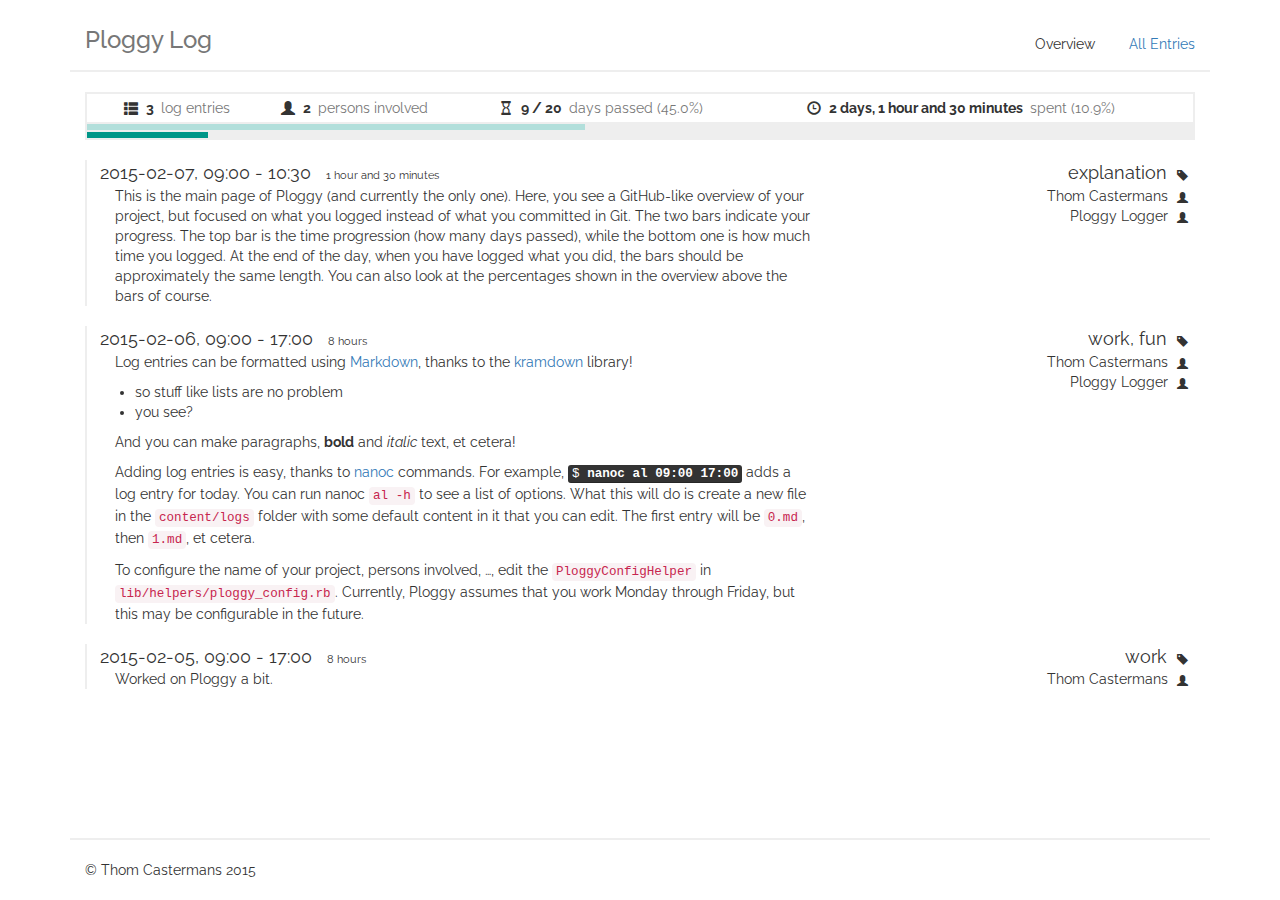
<file: ploggy/index.html>
<!DOCTYPE html>
<html lang="en">
<head>
<meta http-equiv="Content-Type" content="text/html; charset=UTF-8">
    <meta charset="utf-8">
    <meta http-equiv="X-UA-Compatible" content="IE=edge">
    <meta name="viewport" content="width=device-width, initial-scale=1">
    <meta name="generator" content="nanoc 3.7.3">

    <title>Ploggy - Overview</title>
    <link href="css/ploggy.css" rel="stylesheet" type="text/css">
</head>

<body>
    <div class="container">
        <div class="header">
            <ul class="nav pull-right">
                <li role="presentation" class="active"><span>Overview</span></li>

                <li><a href="all/">All Entries</a></li>
            </ul>

            <h3 class="text-muted">Ploggy Log</h3>
        </div>

        <div class="row">
            <div class="stats">
                <div class="stat">
                    <span class="glyphicon glyphicon-th-list" aria-hidden="true"> </span> <span class="stat-val">3</span> <span class="stat-name">log entries</span>
                </div>

                <div class="stat">
                    <span class="glyphicon glyphicon-user" aria-hidden="true"> </span> <span class="stat-val">2</span> <span class="stat-name">persons involved</span>
                </div>

                <div class="stat">
                    <span class="glyphicon glyphicon-hourglass" aria-hidden="true"> </span> <span class="stat-val">9 / 20</span> <span class="stat-name">days passed (45.0%)</span>
                </div>

                <div class="stat wide">
                    <span class="glyphicon glyphicon-time" aria-hidden="true"> </span> <span class="stat-val">2 days, 1 hour and 30 minutes</span> <span class="stat-name">spent (10.9%)</span>
                </div>
            </div>

            <div class="stats-day-progress">
                <div class="stats-day-progress-bar light" style="width: 45.0%;"></div>
            </div>

            <div class="stats-day-progress">
                <div class="stats-day-progress-bar" style="width: 10.9%;"></div>
            </div>
        </div>

        <div class="entry">
            <div class="date">
                2015-02-07, 09:00 - 10:30 <span class="small">1 hour and 30 minutes</span> <span class="category">explanation <span class="glyphicon glyphicon-tag" aria-hidden="true"> </span></span>
            </div>

            <div class="desc">
                <p>This is the main page of Ploggy (and currently the only one). Here, you see a GitHub-like overview of your project, but focused on what you logged instead of what you committed in Git. The two bars indicate your progress. The top bar is the time progression (how many days passed), while the bottom one is how much time you logged. At the end of the day, when you have logged what you did, the bars should be approximately the same length. You can also look at the percentages shown in the overview above the bars of course.</p>
            </div>

            <div class="persons">
                <span class="person" data-nick="tca">Thom Castermans <span class="glyphicon glyphicon-user" aria-hidden="true"> </span></span> <span class="person" data-nick="plo">Ploggy Logger <span class="glyphicon glyphicon-user" aria-hidden="true"> </span></span>
            </div>
        </div>

        <div class="entry">
            <div class="date">
                2015-02-06, 09:00 - 17:00 <span class="small">8 hours</span> <span class="category">work, fun <span class="glyphicon glyphicon-tag" aria-hidden="true"> </span></span>
            </div>

            <div class="desc">
                <p>Log entries can be formatted using <a href="http://daringfireball.net/projects/markdown/">Markdown</a>, thanks to the <a href="http://kramdown.gettalong.org/">kramdown</a> library!</p>

                <ul>
                    <li>so stuff like lists are no problem</li>

                    <li>you see?</li>
                </ul>

                <p>And you can make paragraphs, <strong>bold</strong> and <em>italic</em> text, et cetera!</p>

                <p>Adding log entries is easy, thanks to <a href="http://nanoc.ws/">nanoc</a> commands. For example, <kbd>$ <kbd>nanoc al 09:00 17:00</kbd></kbd> adds a log entry for today. You can run nanoc <code>al -h</code> to see a list of options. What this will do is create a new file in the <code>content/logs</code> folder with some default content in it that you can edit. The first entry will be <code>0.md</code>, then <code>1.md</code>, et cetera.</p>

                <p>To configure the name of your project, persons involved, …, edit the <code>PloggyConfigHelper</code> in <code>lib/helpers/ploggy_config.rb</code>. Currently, Ploggy assumes that you work Monday through Friday, but this may be configurable in the future.</p>
            </div>

            <div class="persons">
                <span class="person" data-nick="tca">Thom Castermans <span class="glyphicon glyphicon-user" aria-hidden="true"> </span></span> <span class="person" data-nick="plo">Ploggy Logger <span class="glyphicon glyphicon-user" aria-hidden="true"> </span></span>
            </div>
        </div>

        <div class="entry">
            <div class="date">
                2015-02-05, 09:00 - 17:00 <span class="small">8 hours</span> <span class="category">work <span class="glyphicon glyphicon-tag" aria-hidden="true"> </span></span>
            </div>

            <div class="desc">
                <p>Worked on Ploggy a bit.</p>
            </div>

            <div class="persons">
                <span class="person" data-nick="tca">Thom Castermans <span class="glyphicon glyphicon-user" aria-hidden="true"> </span></span>
            </div>
        </div>

        <div class="footer">
            <p>© Thom Castermans 2015</p>
        </div>
    </div>
</body>
</html>
</file>
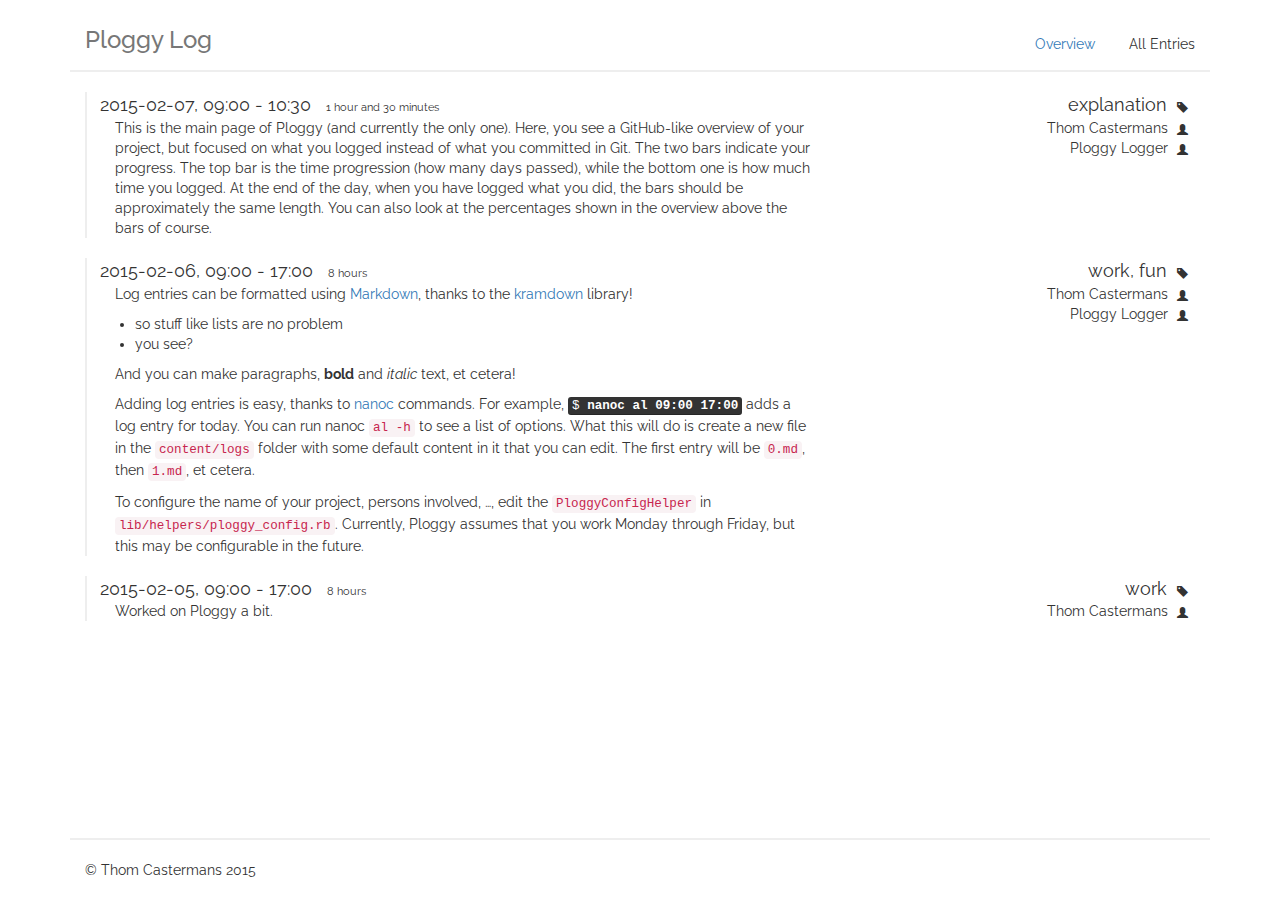
<file: ploggy/all/index.html>
<!DOCTYPE html>
<html lang="en">
<head>
<meta http-equiv="Content-Type" content="text/html; charset=UTF-8">
    <meta charset="utf-8">
    <meta http-equiv="X-UA-Compatible" content="IE=edge">
    <meta name="viewport" content="width=device-width, initial-scale=1">
    <meta name="generator" content="nanoc 3.7.3">

    <title>Ploggy - All Entries</title>
    <link href="../css/ploggy.css" rel="stylesheet" type="text/css">
</head>

<body>
    <div class="container">
        <div class="header">
            <ul class="nav pull-right">
                <li><a href="../">Overview</a></li>

                <li role="presentation" class="active"><span>All Entries</span></li>
            </ul>

            <h3 class="text-muted">Ploggy Log</h3>
        </div>

        <div class="entry">
            <div class="date">
                2015-02-07, 09:00 - 10:30 <span class="small">1 hour and 30 minutes</span> <span class="category">explanation <span class="glyphicon glyphicon-tag" aria-hidden="true"> </span></span>
            </div>

            <div class="desc">
                <p>This is the main page of Ploggy (and currently the only one). Here, you see a GitHub-like overview of your project, but focused on what you logged instead of what you committed in Git. The two bars indicate your progress. The top bar is the time progression (how many days passed), while the bottom one is how much time you logged. At the end of the day, when you have logged what you did, the bars should be approximately the same length. You can also look at the percentages shown in the overview above the bars of course.</p>
            </div>

            <div class="persons">
                <span class="person" data-nick="tca">Thom Castermans <span class="glyphicon glyphicon-user" aria-hidden="true"> </span></span> <span class="person" data-nick="plo">Ploggy Logger <span class="glyphicon glyphicon-user" aria-hidden="true"> </span></span>
            </div>
        </div>

        <div class="entry">
            <div class="date">
                2015-02-06, 09:00 - 17:00 <span class="small">8 hours</span> <span class="category">work, fun <span class="glyphicon glyphicon-tag" aria-hidden="true"> </span></span>
            </div>

            <div class="desc">
                <p>Log entries can be formatted using <a href="http://daringfireball.net/projects/markdown/">Markdown</a>, thanks to the <a href="http://kramdown.gettalong.org/">kramdown</a> library!</p>

                <ul>
                    <li>so stuff like lists are no problem</li>

                    <li>you see?</li>
                </ul>

                <p>And you can make paragraphs, <strong>bold</strong> and <em>italic</em> text, et cetera!</p>

                <p>Adding log entries is easy, thanks to <a href="http://nanoc.ws/">nanoc</a> commands. For example, <kbd>$ <kbd>nanoc al 09:00 17:00</kbd></kbd> adds a log entry for today. You can run nanoc <code>al -h</code> to see a list of options. What this will do is create a new file in the <code>content/logs</code> folder with some default content in it that you can edit. The first entry will be <code>0.md</code>, then <code>1.md</code>, et cetera.</p>

                <p>To configure the name of your project, persons involved, …, edit the <code>PloggyConfigHelper</code> in <code>lib/helpers/ploggy_config.rb</code>. Currently, Ploggy assumes that you work Monday through Friday, but this may be configurable in the future.</p>
            </div>

            <div class="persons">
                <span class="person" data-nick="tca">Thom Castermans <span class="glyphicon glyphicon-user" aria-hidden="true"> </span></span> <span class="person" data-nick="plo">Ploggy Logger <span class="glyphicon glyphicon-user" aria-hidden="true"> </span></span>
            </div>
        </div>

        <div class="entry">
            <div class="date">
                2015-02-05, 09:00 - 17:00 <span class="small">8 hours</span> <span class="category">work <span class="glyphicon glyphicon-tag" aria-hidden="true"> </span></span>
            </div>

            <div class="desc">
                <p>Worked on Ploggy a bit.</p>
            </div>

            <div class="persons">
                <span class="person" data-nick="tca">Thom Castermans <span class="glyphicon glyphicon-user" aria-hidden="true"> </span></span>
            </div>
        </div>

        <div class="footer">
            <p>© Thom Castermans 2015</p>
        </div>
    </div>
</body>
</html>
</file>
<file: ploggy/css/ploggy.css>
@import url('http://fonts.googleapis.com/css?family=Raleway:400,700');
/*! normalize.css v3.0.2 | MIT License | git.io/normalize */
html {
  font-family: sans-serif;
  -ms-text-size-adjust: 100%;
  -webkit-text-size-adjust: 100%;
}
body {
  margin: 0;
}
article,
aside,
details,
figcaption,
figure,
footer,
header,
hgroup,
main,
menu,
nav,
section,
summary {
  display: block;
}
audio,
canvas,
progress,
video {
  display: inline-block;
  vertical-align: baseline;
}
audio:not([controls]) {
  display: none;
  height: 0;
}
[hidden],
template {
  display: none;
}
a {
  background-color: transparent;
}
a:active,
a:hover {
  outline: 0;
}
abbr[title] {
  border-bottom: 1px dotted;
}
b,
strong {
  font-weight: bold;
}
dfn {
  font-style: italic;
}
h1 {
  font-size: 2em;
  margin: 0.67em 0;
}
mark {
  background: #ff0;
  color: #000;
}
small {
  font-size: 80%;
}
sub,
sup {
  font-size: 75%;
  line-height: 0;
  position: relative;
  vertical-align: baseline;
}
sup {
  top: -0.5em;
}
sub {
  bottom: -0.25em;
}
img {
  border: 0;
}
svg:not(:root) {
  overflow: hidden;
}
figure {
  margin: 1em 40px;
}
hr {
  -moz-box-sizing: content-box;
  box-sizing: content-box;
  height: 0;
}
pre {
  overflow: auto;
}
code,
kbd,
pre,
samp {
  font-family: monospace, monospace;
  font-size: 1em;
}
button,
input,
optgroup,
select,
textarea {
  color: inherit;
  font: inherit;
  margin: 0;
}
button {
  overflow: visible;
}
button,
select {
  text-transform: none;
}
button,
html input[type="button"],
input[type="reset"],
input[type="submit"] {
  -webkit-appearance: button;
  cursor: pointer;
}
button[disabled],
html input[disabled] {
  cursor: default;
}
button::-moz-focus-inner,
input::-moz-focus-inner {
  border: 0;
  padding: 0;
}
input {
  line-height: normal;
}
input[type="checkbox"],
input[type="radio"] {
  box-sizing: border-box;
  padding: 0;
}
input[type="number"]::-webkit-inner-spin-button,
input[type="number"]::-webkit-outer-spin-button {
  height: auto;
}
input[type="search"] {
  -webkit-appearance: textfield;
  -moz-box-sizing: content-box;
  -webkit-box-sizing: content-box;
  box-sizing: content-box;
}
input[type="search"]::-webkit-search-cancel-button,
input[type="search"]::-webkit-search-decoration {
  -webkit-appearance: none;
}
fieldset {
  border: 1px solid #c0c0c0;
  margin: 0 2px;
  padding: 0.35em 0.625em 0.75em;
}
legend {
  border: 0;
  padding: 0;
}
textarea {
  overflow: auto;
}
optgroup {
  font-weight: bold;
}
table {
  border-collapse: collapse;
  border-spacing: 0;
}
td,
th {
  padding: 0;
}
/*! Source: https://github.com/h5bp/html5-boilerplate/blob/master/src/css/main.css */
@media print {
  *,
  *:before,
  *:after {
    background: transparent !important;
    color: #000 !important;
    box-shadow: none !important;
    text-shadow: none !important;
  }
  a,
  a:visited {
    text-decoration: underline;
  }
  a[href]:after {
    content: " (" attr(href) ")";
  }
  abbr[title]:after {
    content: " (" attr(title) ")";
  }
  a[href^="#"]:after,
  a[href^="javascript:"]:after {
    content: "";
  }
  pre,
  blockquote {
    border: 1px solid #999;
    page-break-inside: avoid;
  }
  thead {
    display: table-header-group;
  }
  tr,
  img {
    page-break-inside: avoid;
  }
  img {
    max-width: 100% !important;
  }
  p,
  h2,
  h3 {
    orphans: 3;
    widows: 3;
  }
  h2,
  h3 {
    page-break-after: avoid;
  }
  select {
    background: #fff !important;
  }
  .navbar {
    display: none;
  }
  .btn > .caret,
  .dropup > .btn > .caret {
    border-top-color: #000 !important;
  }
  .label {
    border: 1px solid #000;
  }
  .table {
    border-collapse: collapse !important;
  }
  .table td,
  .table th {
    background-color: #fff !important;
  }
  .table-bordered th,
  .table-bordered td {
    border: 1px solid #ddd !important;
  }
}
@font-face {
  font-family: 'Glyphicons Halflings';
  src: url('fonts/glyphicons-halflings-regular.eot');
  src: url('fonts/glyphicons-halflings-regular.eot?#iefix') format('embedded-opentype'), url('fonts/glyphicons-halflings-regular.woff2') format('woff2'), url('fonts/glyphicons-halflings-regular.woff') format('woff'), url('fonts/glyphicons-halflings-regular.ttf') format('truetype'), url('fonts/glyphicons-halflings-regular.svg#glyphicons_halflingsregular') format('svg');
}
.glyphicon {
  position: relative;
  top: 1px;
  display: inline-block;
  font-family: 'Glyphicons Halflings';
  font-style: normal;
  font-weight: normal;
  line-height: 1;
  -webkit-font-smoothing: antialiased;
  -moz-osx-font-smoothing: grayscale;
}
.glyphicon-asterisk:before {
  content: "\2a";
}
.glyphicon-plus:before {
  content: "\2b";
}
.glyphicon-euro:before,
.glyphicon-eur:before {
  content: "\20ac";
}
.glyphicon-minus:before {
  content: "\2212";
}
.glyphicon-cloud:before {
  content: "\2601";
}
.glyphicon-envelope:before {
  content: "\2709";
}
.glyphicon-pencil:before {
  content: "\270f";
}
.glyphicon-glass:before {
  content: "\e001";
}
.glyphicon-music:before {
  content: "\e002";
}
.glyphicon-search:before {
  content: "\e003";
}
.glyphicon-heart:before {
  content: "\e005";
}
.glyphicon-star:before {
  content: "\e006";
}
.glyphicon-star-empty:before {
  content: "\e007";
}
.glyphicon-user:before {
  content: "\e008";
}
.glyphicon-film:before {
  content: "\e009";
}
.glyphicon-th-large:before {
  content: "\e010";
}
.glyphicon-th:before {
  content: "\e011";
}
.glyphicon-th-list:before {
  content: "\e012";
}
.glyphicon-ok:before {
  content: "\e013";
}
.glyphicon-remove:before {
  content: "\e014";
}
.glyphicon-zoom-in:before {
  content: "\e015";
}
.glyphicon-zoom-out:before {
  content: "\e016";
}
.glyphicon-off:before {
  content: "\e017";
}
.glyphicon-signal:before {
  content: "\e018";
}
.glyphicon-cog:before {
  content: "\e019";
}
.glyphicon-trash:before {
  content: "\e020";
}
.glyphicon-home:before {
  content: "\e021";
}
.glyphicon-file:before {
  content: "\e022";
}
.glyphicon-time:before {
  content: "\e023";
}
.glyphicon-road:before {
  content: "\e024";
}
.glyphicon-download-alt:before {
  content: "\e025";
}
.glyphicon-download:before {
  content: "\e026";
}
.glyphicon-upload:before {
  content: "\e027";
}
.glyphicon-inbox:before {
  content: "\e028";
}
.glyphicon-play-circle:before {
  content: "\e029";
}
.glyphicon-repeat:before {
  content: "\e030";
}
.glyphicon-refresh:before {
  content: "\e031";
}
.glyphicon-list-alt:before {
  content: "\e032";
}
.glyphicon-lock:before {
  content: "\e033";
}
.glyphicon-flag:before {
  content: "\e034";
}
.glyphicon-headphones:before {
  content: "\e035";
}
.glyphicon-volume-off:before {
  content: "\e036";
}
.glyphicon-volume-down:before {
  content: "\e037";
}
.glyphicon-volume-up:before {
  content: "\e038";
}
.glyphicon-qrcode:before {
  content: "\e039";
}
.glyphicon-barcode:before {
  content: "\e040";
}
.glyphicon-tag:before {
  content: "\e041";
}
.glyphicon-tags:before {
  content: "\e042";
}
.glyphicon-book:before {
  content: "\e043";
}
.glyphicon-bookmark:before {
  content: "\e044";
}
.glyphicon-print:before {
  content: "\e045";
}
.glyphicon-camera:before {
  content: "\e046";
}
.glyphicon-font:before {
  content: "\e047";
}
.glyphicon-bold:before {
  content: "\e048";
}
.glyphicon-italic:before {
  content: "\e049";
}
.glyphicon-text-height:before {
  content: "\e050";
}
.glyphicon-text-width:before {
  content: "\e051";
}
.glyphicon-align-left:before {
  content: "\e052";
}
.glyphicon-align-center:before {
  content: "\e053";
}
.glyphicon-align-right:before {
  content: "\e054";
}
.glyphicon-align-justify:before {
  content: "\e055";
}
.glyphicon-list:before {
  content: "\e056";
}
.glyphicon-indent-left:before {
  content: "\e057";
}
.glyphicon-indent-right:before {
  content: "\e058";
}
.glyphicon-facetime-video:before {
  content: "\e059";
}
.glyphicon-picture:before {
  content: "\e060";
}
.glyphicon-map-marker:before {
  content: "\e062";
}
.glyphicon-adjust:before {
  content: "\e063";
}
.glyphicon-tint:before {
  content: "\e064";
}
.glyphicon-edit:before {
  content: "\e065";
}
.glyphicon-share:before {
  content: "\e066";
}
.glyphicon-check:before {
  content: "\e067";
}
.glyphicon-move:before {
  content: "\e068";
}
.glyphicon-step-backward:before {
  content: "\e069";
}
.glyphicon-fast-backward:before {
  content: "\e070";
}
.glyphicon-backward:before {
  content: "\e071";
}
.glyphicon-play:before {
  content: "\e072";
}
.glyphicon-pause:before {
  content: "\e073";
}
.glyphicon-stop:before {
  content: "\e074";
}
.glyphicon-forward:before {
  content: "\e075";
}
.glyphicon-fast-forward:before {
  content: "\e076";
}
.glyphicon-step-forward:before {
  content: "\e077";
}
.glyphicon-eject:before {
  content: "\e078";
}
.glyphicon-chevron-left:before {
  content: "\e079";
}
.glyphicon-chevron-right:before {
  content: "\e080";
}
.glyphicon-plus-sign:before {
  content: "\e081";
}
.glyphicon-minus-sign:before {
  content: "\e082";
}
.glyphicon-remove-sign:before {
  content: "\e083";
}
.glyphicon-ok-sign:before {
  content: "\e084";
}
.glyphicon-question-sign:before {
  content: "\e085";
}
.glyphicon-info-sign:before {
  content: "\e086";
}
.glyphicon-screenshot:before {
  content: "\e087";
}
.glyphicon-remove-circle:before {
  content: "\e088";
}
.glyphicon-ok-circle:before {
  content: "\e089";
}
.glyphicon-ban-circle:before {
  content: "\e090";
}
.glyphicon-arrow-left:before {
  content: "\e091";
}
.glyphicon-arrow-right:before {
  content: "\e092";
}
.glyphicon-arrow-up:before {
  content: "\e093";
}
.glyphicon-arrow-down:before {
  content: "\e094";
}
.glyphicon-share-alt:before {
  content: "\e095";
}
.glyphicon-resize-full:before {
  content: "\e096";
}
.glyphicon-resize-small:before {
  content: "\e097";
}
.glyphicon-exclamation-sign:before {
  content: "\e101";
}
.glyphicon-gift:before {
  content: "\e102";
}
.glyphicon-leaf:before {
  content: "\e103";
}
.glyphicon-fire:before {
  content: "\e104";
}
.glyphicon-eye-open:before {
  content: "\e105";
}
.glyphicon-eye-close:before {
  content: "\e106";
}
.glyphicon-warning-sign:before {
  content: "\e107";
}
.glyphicon-plane:before {
  content: "\e108";
}
.glyphicon-calendar:before {
  content: "\e109";
}
.glyphicon-random:before {
  content: "\e110";
}
.glyphicon-comment:before {
  content: "\e111";
}
.glyphicon-magnet:before {
  content: "\e112";
}
.glyphicon-chevron-up:before {
  content: "\e113";
}
.glyphicon-chevron-down:before {
  content: "\e114";
}
.glyphicon-retweet:before {
  content: "\e115";
}
.glyphicon-shopping-cart:before {
  content: "\e116";
}
.glyphicon-folder-close:before {
  content: "\e117";
}
.glyphicon-folder-open:before {
  content: "\e118";
}
.glyphicon-resize-vertical:before {
  content: "\e119";
}
.glyphicon-resize-horizontal:before {
  content: "\e120";
}
.glyphicon-hdd:before {
  content: "\e121";
}
.glyphicon-bullhorn:before {
  content: "\e122";
}
.glyphicon-bell:before {
  content: "\e123";
}
.glyphicon-certificate:before {
  content: "\e124";
}
.glyphicon-thumbs-up:before {
  content: "\e125";
}
.glyphicon-thumbs-down:before {
  content: "\e126";
}
.glyphicon-hand-right:before {
  content: "\e127";
}
.glyphicon-hand-left:before {
  content: "\e128";
}
.glyphicon-hand-up:before {
  content: "\e129";
}
.glyphicon-hand-down:before {
  content: "\e130";
}
.glyphicon-circle-arrow-right:before {
  content: "\e131";
}
.glyphicon-circle-arrow-left:before {
  content: "\e132";
}
.glyphicon-circle-arrow-up:before {
  content: "\e133";
}
.glyphicon-circle-arrow-down:before {
  content: "\e134";
}
.glyphicon-globe:before {
  content: "\e135";
}
.glyphicon-wrench:before {
  content: "\e136";
}
.glyphicon-tasks:before {
  content: "\e137";
}
.glyphicon-filter:before {
  content: "\e138";
}
.glyphicon-briefcase:before {
  content: "\e139";
}
.glyphicon-fullscreen:before {
  content: "\e140";
}
.glyphicon-dashboard:before {
  content: "\e141";
}
.glyphicon-paperclip:before {
  content: "\e142";
}
.glyphicon-heart-empty:before {
  content: "\e143";
}
.glyphicon-link:before {
  content: "\e144";
}
.glyphicon-phone:before {
  content: "\e145";
}
.glyphicon-pushpin:before {
  content: "\e146";
}
.glyphicon-usd:before {
  content: "\e148";
}
.glyphicon-gbp:before {
  content: "\e149";
}
.glyphicon-sort:before {
  content: "\e150";
}
.glyphicon-sort-by-alphabet:before {
  content: "\e151";
}
.glyphicon-sort-by-alphabet-alt:before {
  content: "\e152";
}
.glyphicon-sort-by-order:before {
  content: "\e153";
}
.glyphicon-sort-by-order-alt:before {
  content: "\e154";
}
.glyphicon-sort-by-attributes:before {
  content: "\e155";
}
.glyphicon-sort-by-attributes-alt:before {
  content: "\e156";
}
.glyphicon-unchecked:before {
  content: "\e157";
}
.glyphicon-expand:before {
  content: "\e158";
}
.glyphicon-collapse-down:before {
  content: "\e159";
}
.glyphicon-collapse-up:before {
  content: "\e160";
}
.glyphicon-log-in:before {
  content: "\e161";
}
.glyphicon-flash:before {
  content: "\e162";
}
.glyphicon-log-out:before {
  content: "\e163";
}
.glyphicon-new-window:before {
  content: "\e164";
}
.glyphicon-record:before {
  content: "\e165";
}
.glyphicon-save:before {
  content: "\e166";
}
.glyphicon-open:before {
  content: "\e167";
}
.glyphicon-saved:before {
  content: "\e168";
}
.glyphicon-import:before {
  content: "\e169";
}
.glyphicon-export:before {
  content: "\e170";
}
.glyphicon-send:before {
  content: "\e171";
}
.glyphicon-floppy-disk:before {
  content: "\e172";
}
.glyphicon-floppy-saved:before {
  content: "\e173";
}
.glyphicon-floppy-remove:before {
  content: "\e174";
}
.glyphicon-floppy-save:before {
  content: "\e175";
}
.glyphicon-floppy-open:before {
  content: "\e176";
}
.glyphicon-credit-card:before {
  content: "\e177";
}
.glyphicon-transfer:before {
  content: "\e178";
}
.glyphicon-cutlery:before {
  content: "\e179";
}
.glyphicon-header:before {
  content: "\e180";
}
.glyphicon-compressed:before {
  content: "\e181";
}
.glyphicon-earphone:before {
  content: "\e182";
}
.glyphicon-phone-alt:before {
  content: "\e183";
}
.glyphicon-tower:before {
  content: "\e184";
}
.glyphicon-stats:before {
  content: "\e185";
}
.glyphicon-sd-video:before {
  content: "\e186";
}
.glyphicon-hd-video:before {
  content: "\e187";
}
.glyphicon-subtitles:before {
  content: "\e188";
}
.glyphicon-sound-stereo:before {
  content: "\e189";
}
.glyphicon-sound-dolby:before {
  content: "\e190";
}
.glyphicon-sound-5-1:before {
  content: "\e191";
}
.glyphicon-sound-6-1:before {
  content: "\e192";
}
.glyphicon-sound-7-1:before {
  content: "\e193";
}
.glyphicon-copyright-mark:before {
  content: "\e194";
}
.glyphicon-registration-mark:before {
  content: "\e195";
}
.glyphicon-cloud-download:before {
  content: "\e197";
}
.glyphicon-cloud-upload:before {
  content: "\e198";
}
.glyphicon-tree-conifer:before {
  content: "\e199";
}
.glyphicon-tree-deciduous:before {
  content: "\e200";
}
.glyphicon-cd:before {
  content: "\e201";
}
.glyphicon-save-file:before {
  content: "\e202";
}
.glyphicon-open-file:before {
  content: "\e203";
}
.glyphicon-level-up:before {
  content: "\e204";
}
.glyphicon-copy:before {
  content: "\e205";
}
.glyphicon-paste:before {
  content: "\e206";
}
.glyphicon-alert:before {
  content: "\e209";
}
.glyphicon-equalizer:before {
  content: "\e210";
}
.glyphicon-king:before {
  content: "\e211";
}
.glyphicon-queen:before {
  content: "\e212";
}
.glyphicon-pawn:before {
  content: "\e213";
}
.glyphicon-bishop:before {
  content: "\e214";
}
.glyphicon-knight:before {
  content: "\e215";
}
.glyphicon-baby-formula:before {
  content: "\e216";
}
.glyphicon-tent:before {
  content: "\26fa";
}
.glyphicon-blackboard:before {
  content: "\e218";
}
.glyphicon-bed:before {
  content: "\e219";
}
.glyphicon-apple:before {
  content: "\f8ff";
}
.glyphicon-erase:before {
  content: "\e221";
}
.glyphicon-hourglass:before {
  content: "\231b";
}
.glyphicon-lamp:before {
  content: "\e223";
}
.glyphicon-duplicate:before {
  content: "\e224";
}
.glyphicon-piggy-bank:before {
  content: "\e225";
}
.glyphicon-scissors:before {
  content: "\e226";
}
.glyphicon-bitcoin:before {
  content: "\e227";
}
.glyphicon-yen:before {
  content: "\00a5";
}
.glyphicon-ruble:before {
  content: "\20bd";
}
.glyphicon-scale:before {
  content: "\e230";
}
.glyphicon-ice-lolly:before {
  content: "\e231";
}
.glyphicon-ice-lolly-tasted:before {
  content: "\e232";
}
.glyphicon-education:before {
  content: "\e233";
}
.glyphicon-option-horizontal:before {
  content: "\e234";
}
.glyphicon-option-vertical:before {
  content: "\e235";
}
.glyphicon-menu-hamburger:before {
  content: "\e236";
}
.glyphicon-modal-window:before {
  content: "\e237";
}
.glyphicon-oil:before {
  content: "\e238";
}
.glyphicon-grain:before {
  content: "\e239";
}
.glyphicon-sunglasses:before {
  content: "\e240";
}
.glyphicon-text-size:before {
  content: "\e241";
}
.glyphicon-text-color:before {
  content: "\e242";
}
.glyphicon-text-background:before {
  content: "\e243";
}
.glyphicon-object-align-top:before {
  content: "\e244";
}
.glyphicon-object-align-bottom:before {
  content: "\e245";
}
.glyphicon-object-align-horizontal:before {
  content: "\e246";
}
.glyphicon-object-align-left:before {
  content: "\e247";
}
.glyphicon-object-align-vertical:before {
  content: "\e248";
}
.glyphicon-object-align-right:before {
  content: "\e249";
}
.glyphicon-triangle-right:before {
  content: "\e250";
}
.glyphicon-triangle-left:before {
  content: "\e251";
}
.glyphicon-triangle-bottom:before {
  content: "\e252";
}
.glyphicon-triangle-top:before {
  content: "\e253";
}
.glyphicon-console:before {
  content: "\e254";
}
.glyphicon-superscript:before {
  content: "\e255";
}
.glyphicon-subscript:before {
  content: "\e256";
}
.glyphicon-menu-left:before {
  content: "\e257";
}
.glyphicon-menu-right:before {
  content: "\e258";
}
.glyphicon-menu-down:before {
  content: "\e259";
}
.glyphicon-menu-up:before {
  content: "\e260";
}
* {
  -webkit-box-sizing: border-box;
  -moz-box-sizing: border-box;
  box-sizing: border-box;
}
*:before,
*:after {
  -webkit-box-sizing: border-box;
  -moz-box-sizing: border-box;
  box-sizing: border-box;
}
html {
  font-size: 10px;
  -webkit-tap-highlight-color: rgba(0, 0, 0, 0);
}
body {
  font-family: 'Raleway', sans-serif;
  font-size: 14px;
  line-height: 1.42857143;
  color: #333333;
  background-color: #ffffff;
}
input,
button,
select,
textarea {
  font-family: inherit;
  font-size: inherit;
  line-height: inherit;
}
a {
  color: #337ab7;
  text-decoration: none;
}
a:hover,
a:focus {
  color: #23527c;
  text-decoration: underline;
}
a:focus {
  outline: thin dotted;
  outline: 5px auto -webkit-focus-ring-color;
  outline-offset: -2px;
}
figure {
  margin: 0;
}
img {
  vertical-align: middle;
}
.img-responsive,
.thumbnail > img,
.thumbnail a > img,
.carousel-inner > .item > img,
.carousel-inner > .item > a > img {
  display: block;
  max-width: 100%;
  height: auto;
}
.img-rounded {
  border-radius: 6px;
}
.img-thumbnail {
  padding: 4px;
  line-height: 1.42857143;
  background-color: #ffffff;
  border: 1px solid #dddddd;
  border-radius: 4px;
  -webkit-transition: all 0.2s ease-in-out;
  -o-transition: all 0.2s ease-in-out;
  transition: all 0.2s ease-in-out;
  display: inline-block;
  max-width: 100%;
  height: auto;
}
.img-circle {
  border-radius: 50%;
}
hr {
  margin-top: 20px;
  margin-bottom: 20px;
  border: 0;
  border-top: 1px solid #eeeeee;
}
.sr-only {
  position: absolute;
  width: 1px;
  height: 1px;
  margin: -1px;
  padding: 0;
  overflow: hidden;
  clip: rect(0, 0, 0, 0);
  border: 0;
}
.sr-only-focusable:active,
.sr-only-focusable:focus {
  position: static;
  width: auto;
  height: auto;
  margin: 0;
  overflow: visible;
  clip: auto;
}
h1,
h2,
h3,
h4,
h5,
h6,
.h1,
.h2,
.h3,
.h4,
.h5,
.h6 {
  font-family: inherit;
  font-weight: 500;
  line-height: 1.1;
  color: inherit;
}
h1 small,
h2 small,
h3 small,
h4 small,
h5 small,
h6 small,
.h1 small,
.h2 small,
.h3 small,
.h4 small,
.h5 small,
.h6 small,
h1 .small,
h2 .small,
h3 .small,
h4 .small,
h5 .small,
h6 .small,
.h1 .small,
.h2 .small,
.h3 .small,
.h4 .small,
.h5 .small,
.h6 .small {
  font-weight: normal;
  line-height: 1;
  color: #777777;
}
h1,
.h1,
h2,
.h2,
h3,
.h3 {
  margin-top: 20px;
  margin-bottom: 10px;
}
h1 small,
.h1 small,
h2 small,
.h2 small,
h3 small,
.h3 small,
h1 .small,
.h1 .small,
h2 .small,
.h2 .small,
h3 .small,
.h3 .small {
  font-size: 65%;
}
h4,
.h4,
h5,
.h5,
h6,
.h6 {
  margin-top: 10px;
  margin-bottom: 10px;
}
h4 small,
.h4 small,
h5 small,
.h5 small,
h6 small,
.h6 small,
h4 .small,
.h4 .small,
h5 .small,
.h5 .small,
h6 .small,
.h6 .small {
  font-size: 75%;
}
h1,
.h1 {
  font-size: 36px;
}
h2,
.h2 {
  font-size: 30px;
}
h3,
.h3 {
  font-size: 24px;
}
h4,
.h4 {
  font-size: 18px;
}
h5,
.h5 {
  font-size: 14px;
}
h6,
.h6 {
  font-size: 12px;
}
p {
  margin: 0 0 10px;
}
.lead {
  margin-bottom: 20px;
  font-size: 16px;
  font-weight: 300;
  line-height: 1.4;
}
@media (min-width: 768px) {
  .lead {
    font-size: 21px;
  }
}
small,
.small {
  font-size: 85%;
}
mark,
.mark {
  background-color: #fcf8e3;
  padding: .2em;
}
.text-left {
  text-align: left;
}
.text-right {
  text-align: right;
}
.text-center {
  text-align: center;
}
.text-justify {
  text-align: justify;
}
.text-nowrap {
  white-space: nowrap;
}
.text-lowercase {
  text-transform: lowercase;
}
.text-uppercase {
  text-transform: uppercase;
}
.text-capitalize {
  text-transform: capitalize;
}
.text-muted {
  color: #777777;
}
.text-primary {
  color: #337ab7;
}
a.text-primary:hover {
  color: #286090;
}
.text-success {
  color: #3c763d;
}
a.text-success:hover {
  color: #2b542c;
}
.text-info {
  color: #31708f;
}
a.text-info:hover {
  color: #245269;
}
.text-warning {
  color: #8a6d3b;
}
a.text-warning:hover {
  color: #66512c;
}
.text-danger {
  color: #a94442;
}
a.text-danger:hover {
  color: #843534;
}
.bg-primary {
  color: #fff;
  background-color: #337ab7;
}
a.bg-primary:hover {
  background-color: #286090;
}
.bg-success {
  background-color: #dff0d8;
}
a.bg-success:hover {
  background-color: #c1e2b3;
}
.bg-info {
  background-color: #d9edf7;
}
a.bg-info:hover {
  background-color: #afd9ee;
}
.bg-warning {
  background-color: #fcf8e3;
}
a.bg-warning:hover {
  background-color: #f7ecb5;
}
.bg-danger {
  background-color: #f2dede;
}
a.bg-danger:hover {
  background-color: #e4b9b9;
}
.page-header {
  padding-bottom: 9px;
  margin: 40px 0 20px;
  border-bottom: 1px solid #eeeeee;
}
ul,
ol {
  margin-top: 0;
  margin-bottom: 10px;
}
ul ul,
ol ul,
ul ol,
ol ol {
  margin-bottom: 0;
}
.list-unstyled {
  padding-left: 0;
  list-style: none;
}
.list-inline {
  padding-left: 0;
  list-style: none;
  margin-left: -5px;
}
.list-inline > li {
  display: inline-block;
  padding-left: 5px;
  padding-right: 5px;
}
dl {
  margin-top: 0;
  margin-bottom: 20px;
}
dt,
dd {
  line-height: 1.42857143;
}
dt {
  font-weight: bold;
}
dd {
  margin-left: 0;
}
@media (min-width: 768px) {
  .dl-horizontal dt {
    float: left;
    width: 160px;
    clear: left;
    text-align: right;
    overflow: hidden;
    text-overflow: ellipsis;
    white-space: nowrap;
  }
  .dl-horizontal dd {
    margin-left: 180px;
  }
}
abbr[title],
abbr[data-original-title] {
  cursor: help;
  border-bottom: 1px dotted #777777;
}
.initialism {
  font-size: 90%;
  text-transform: uppercase;
}
blockquote {
  padding: 10px 20px;
  margin: 0 0 20px;
  font-size: 17.5px;
  border-left: 5px solid #eeeeee;
}
blockquote p:last-child,
blockquote ul:last-child,
blockquote ol:last-child {
  margin-bottom: 0;
}
blockquote footer,
blockquote small,
blockquote .small {
  display: block;
  font-size: 80%;
  line-height: 1.42857143;
  color: #777777;
}
blockquote footer:before,
blockquote small:before,
blockquote .small:before {
  content: '\2014 \00A0';
}
.blockquote-reverse,
blockquote.pull-right {
  padding-right: 15px;
  padding-left: 0;
  border-right: 5px solid #eeeeee;
  border-left: 0;
  text-align: right;
}
.blockquote-reverse footer:before,
blockquote.pull-right footer:before,
.blockquote-reverse small:before,
blockquote.pull-right small:before,
.blockquote-reverse .small:before,
blockquote.pull-right .small:before {
  content: '';
}
.blockquote-reverse footer:after,
blockquote.pull-right footer:after,
.blockquote-reverse small:after,
blockquote.pull-right small:after,
.blockquote-reverse .small:after,
blockquote.pull-right .small:after {
  content: '\00A0 \2014';
}
address {
  margin-bottom: 20px;
  font-style: normal;
  line-height: 1.42857143;
}
code,
kbd,
pre,
samp {
  font-family: Menlo, Monaco, Consolas, "Courier New", monospace;
}
code {
  padding: 2px 4px;
  font-size: 90%;
  color: #c7254e;
  background-color: #f9f2f4;
  border-radius: 4px;
}
kbd {
  padding: 2px 4px;
  font-size: 90%;
  color: #ffffff;
  background-color: #333333;
  border-radius: 3px;
  box-shadow: inset 0 -1px 0 rgba(0, 0, 0, 0.25);
}
kbd kbd {
  padding: 0;
  font-size: 100%;
  font-weight: bold;
  box-shadow: none;
}
pre {
  display: block;
  padding: 9.5px;
  margin: 0 0 10px;
  font-size: 13px;
  line-height: 1.42857143;
  word-break: break-all;
  word-wrap: break-word;
  color: #333333;
  background-color: #f5f5f5;
  border: 1px solid #cccccc;
  border-radius: 4px;
}
pre code {
  padding: 0;
  font-size: inherit;
  color: inherit;
  white-space: pre-wrap;
  background-color: transparent;
  border-radius: 0;
}
.pre-scrollable {
  max-height: 340px;
  overflow-y: scroll;
}
.container {
  margin-right: auto;
  margin-left: auto;
  padding-left: 15px;
  padding-right: 15px;
}
@media (min-width: 768px) {
  .container {
    width: 750px;
  }
}
@media (min-width: 992px) {
  .container {
    width: 970px;
  }
}
@media (min-width: 1200px) {
  .container {
    width: 1170px;
  }
}
.container-fluid {
  margin-right: auto;
  margin-left: auto;
  padding-left: 15px;
  padding-right: 15px;
}
.row {
  margin-left: -15px;
  margin-right: -15px;
}
.col-xs-1, .col-sm-1, .col-md-1, .col-lg-1, .col-xs-2, .col-sm-2, .col-md-2, .col-lg-2, .col-xs-3, .col-sm-3, .col-md-3, .col-lg-3, .col-xs-4, .col-sm-4, .col-md-4, .col-lg-4, .col-xs-5, .col-sm-5, .col-md-5, .col-lg-5, .col-xs-6, .col-sm-6, .col-md-6, .col-lg-6, .col-xs-7, .col-sm-7, .col-md-7, .col-lg-7, .col-xs-8, .col-sm-8, .col-md-8, .col-lg-8, .col-xs-9, .col-sm-9, .col-md-9, .col-lg-9, .col-xs-10, .col-sm-10, .col-md-10, .col-lg-10, .col-xs-11, .col-sm-11, .col-md-11, .col-lg-11, .col-xs-12, .col-sm-12, .col-md-12, .col-lg-12 {
  position: relative;
  min-height: 1px;
  padding-left: 15px;
  padding-right: 15px;
}
.col-xs-1, .col-xs-2, .col-xs-3, .col-xs-4, .col-xs-5, .col-xs-6, .col-xs-7, .col-xs-8, .col-xs-9, .col-xs-10, .col-xs-11, .col-xs-12 {
  float: left;
}
.col-xs-12 {
  width: 100%;
}
.col-xs-11 {
  width: 91.66666667%;
}
.col-xs-10 {
  width: 83.33333333%;
}
.col-xs-9 {
  width: 75%;
}
.col-xs-8 {
  width: 66.66666667%;
}
.col-xs-7 {
  width: 58.33333333%;
}
.col-xs-6 {
  width: 50%;
}
.col-xs-5 {
  width: 41.66666667%;
}
.col-xs-4 {
  width: 33.33333333%;
}
.col-xs-3 {
  width: 25%;
}
.col-xs-2 {
  width: 16.66666667%;
}
.col-xs-1 {
  width: 8.33333333%;
}
.col-xs-pull-12 {
  right: 100%;
}
.col-xs-pull-11 {
  right: 91.66666667%;
}
.col-xs-pull-10 {
  right: 83.33333333%;
}
.col-xs-pull-9 {
  right: 75%;
}
.col-xs-pull-8 {
  right: 66.66666667%;
}
.col-xs-pull-7 {
  right: 58.33333333%;
}
.col-xs-pull-6 {
  right: 50%;
}
.col-xs-pull-5 {
  right: 41.66666667%;
}
.col-xs-pull-4 {
  right: 33.33333333%;
}
.col-xs-pull-3 {
  right: 25%;
}
.col-xs-pull-2 {
  right: 16.66666667%;
}
.col-xs-pull-1 {
  right: 8.33333333%;
}
.col-xs-pull-0 {
  right: auto;
}
.col-xs-push-12 {
  left: 100%;
}
.col-xs-push-11 {
  left: 91.66666667%;
}
.col-xs-push-10 {
  left: 83.33333333%;
}
.col-xs-push-9 {
  left: 75%;
}
.col-xs-push-8 {
  left: 66.66666667%;
}
.col-xs-push-7 {
  left: 58.33333333%;
}
.col-xs-push-6 {
  left: 50%;
}
.col-xs-push-5 {
  left: 41.66666667%;
}
.col-xs-push-4 {
  left: 33.33333333%;
}
.col-xs-push-3 {
  left: 25%;
}
.col-xs-push-2 {
  left: 16.66666667%;
}
.col-xs-push-1 {
  left: 8.33333333%;
}
.col-xs-push-0 {
  left: auto;
}
.col-xs-offset-12 {
  margin-left: 100%;
}
.col-xs-offset-11 {
  margin-left: 91.66666667%;
}
.col-xs-offset-10 {
  margin-left: 83.33333333%;
}
.col-xs-offset-9 {
  margin-left: 75%;
}
.col-xs-offset-8 {
  margin-left: 66.66666667%;
}
.col-xs-offset-7 {
  margin-left: 58.33333333%;
}
.col-xs-offset-6 {
  margin-left: 50%;
}
.col-xs-offset-5 {
  margin-left: 41.66666667%;
}
.col-xs-offset-4 {
  margin-left: 33.33333333%;
}
.col-xs-offset-3 {
  margin-left: 25%;
}
.col-xs-offset-2 {
  margin-left: 16.66666667%;
}
.col-xs-offset-1 {
  margin-left: 8.33333333%;
}
.col-xs-offset-0 {
  margin-left: 0%;
}
@media (min-width: 768px) {
  .col-sm-1, .col-sm-2, .col-sm-3, .col-sm-4, .col-sm-5, .col-sm-6, .col-sm-7, .col-sm-8, .col-sm-9, .col-sm-10, .col-sm-11, .col-sm-12 {
    float: left;
  }
  .col-sm-12 {
    width: 100%;
  }
  .col-sm-11 {
    width: 91.66666667%;
  }
  .col-sm-10 {
    width: 83.33333333%;
  }
  .col-sm-9 {
    width: 75%;
  }
  .col-sm-8 {
    width: 66.66666667%;
  }
  .col-sm-7 {
    width: 58.33333333%;
  }
  .col-sm-6 {
    width: 50%;
  }
  .col-sm-5 {
    width: 41.66666667%;
  }
  .col-sm-4 {
    width: 33.33333333%;
  }
  .col-sm-3 {
    width: 25%;
  }
  .col-sm-2 {
    width: 16.66666667%;
  }
  .col-sm-1 {
    width: 8.33333333%;
  }
  .col-sm-pull-12 {
    right: 100%;
  }
  .col-sm-pull-11 {
    right: 91.66666667%;
  }
  .col-sm-pull-10 {
    right: 83.33333333%;
  }
  .col-sm-pull-9 {
    right: 75%;
  }
  .col-sm-pull-8 {
    right: 66.66666667%;
  }
  .col-sm-pull-7 {
    right: 58.33333333%;
  }
  .col-sm-pull-6 {
    right: 50%;
  }
  .col-sm-pull-5 {
    right: 41.66666667%;
  }
  .col-sm-pull-4 {
    right: 33.33333333%;
  }
  .col-sm-pull-3 {
    right: 25%;
  }
  .col-sm-pull-2 {
    right: 16.66666667%;
  }
  .col-sm-pull-1 {
    right: 8.33333333%;
  }
  .col-sm-pull-0 {
    right: auto;
  }
  .col-sm-push-12 {
    left: 100%;
  }
  .col-sm-push-11 {
    left: 91.66666667%;
  }
  .col-sm-push-10 {
    left: 83.33333333%;
  }
  .col-sm-push-9 {
    left: 75%;
  }
  .col-sm-push-8 {
    left: 66.66666667%;
  }
  .col-sm-push-7 {
    left: 58.33333333%;
  }
  .col-sm-push-6 {
    left: 50%;
  }
  .col-sm-push-5 {
    left: 41.66666667%;
  }
  .col-sm-push-4 {
    left: 33.33333333%;
  }
  .col-sm-push-3 {
    left: 25%;
  }
  .col-sm-push-2 {
    left: 16.66666667%;
  }
  .col-sm-push-1 {
    left: 8.33333333%;
  }
  .col-sm-push-0 {
    left: auto;
  }
  .col-sm-offset-12 {
    margin-left: 100%;
  }
  .col-sm-offset-11 {
    margin-left: 91.66666667%;
  }
  .col-sm-offset-10 {
    margin-left: 83.33333333%;
  }
  .col-sm-offset-9 {
    margin-left: 75%;
  }
  .col-sm-offset-8 {
    margin-left: 66.66666667%;
  }
  .col-sm-offset-7 {
    margin-left: 58.33333333%;
  }
  .col-sm-offset-6 {
    margin-left: 50%;
  }
  .col-sm-offset-5 {
    margin-left: 41.66666667%;
  }
  .col-sm-offset-4 {
    margin-left: 33.33333333%;
  }
  .col-sm-offset-3 {
    margin-left: 25%;
  }
  .col-sm-offset-2 {
    margin-left: 16.66666667%;
  }
  .col-sm-offset-1 {
    margin-left: 8.33333333%;
  }
  .col-sm-offset-0 {
    margin-left: 0%;
  }
}
@media (min-width: 992px) {
  .col-md-1, .col-md-2, .col-md-3, .col-md-4, .col-md-5, .col-md-6, .col-md-7, .col-md-8, .col-md-9, .col-md-10, .col-md-11, .col-md-12 {
    float: left;
  }
  .col-md-12 {
    width: 100%;
  }
  .col-md-11 {
    width: 91.66666667%;
  }
  .col-md-10 {
    width: 83.33333333%;
  }
  .col-md-9 {
    width: 75%;
  }
  .col-md-8 {
    width: 66.66666667%;
  }
  .col-md-7 {
    width: 58.33333333%;
  }
  .col-md-6 {
    width: 50%;
  }
  .col-md-5 {
    width: 41.66666667%;
  }
  .col-md-4 {
    width: 33.33333333%;
  }
  .col-md-3 {
    width: 25%;
  }
  .col-md-2 {
    width: 16.66666667%;
  }
  .col-md-1 {
    width: 8.33333333%;
  }
  .col-md-pull-12 {
    right: 100%;
  }
  .col-md-pull-11 {
    right: 91.66666667%;
  }
  .col-md-pull-10 {
    right: 83.33333333%;
  }
  .col-md-pull-9 {
    right: 75%;
  }
  .col-md-pull-8 {
    right: 66.66666667%;
  }
  .col-md-pull-7 {
    right: 58.33333333%;
  }
  .col-md-pull-6 {
    right: 50%;
  }
  .col-md-pull-5 {
    right: 41.66666667%;
  }
  .col-md-pull-4 {
    right: 33.33333333%;
  }
  .col-md-pull-3 {
    right: 25%;
  }
  .col-md-pull-2 {
    right: 16.66666667%;
  }
  .col-md-pull-1 {
    right: 8.33333333%;
  }
  .col-md-pull-0 {
    right: auto;
  }
  .col-md-push-12 {
    left: 100%;
  }
  .col-md-push-11 {
    left: 91.66666667%;
  }
  .col-md-push-10 {
    left: 83.33333333%;
  }
  .col-md-push-9 {
    left: 75%;
  }
  .col-md-push-8 {
    left: 66.66666667%;
  }
  .col-md-push-7 {
    left: 58.33333333%;
  }
  .col-md-push-6 {
    left: 50%;
  }
  .col-md-push-5 {
    left: 41.66666667%;
  }
  .col-md-push-4 {
    left: 33.33333333%;
  }
  .col-md-push-3 {
    left: 25%;
  }
  .col-md-push-2 {
    left: 16.66666667%;
  }
  .col-md-push-1 {
    left: 8.33333333%;
  }
  .col-md-push-0 {
    left: auto;
  }
  .col-md-offset-12 {
    margin-left: 100%;
  }
  .col-md-offset-11 {
    margin-left: 91.66666667%;
  }
  .col-md-offset-10 {
    margin-left: 83.33333333%;
  }
  .col-md-offset-9 {
    margin-left: 75%;
  }
  .col-md-offset-8 {
    margin-left: 66.66666667%;
  }
  .col-md-offset-7 {
    margin-left: 58.33333333%;
  }
  .col-md-offset-6 {
    margin-left: 50%;
  }
  .col-md-offset-5 {
    margin-left: 41.66666667%;
  }
  .col-md-offset-4 {
    margin-left: 33.33333333%;
  }
  .col-md-offset-3 {
    margin-left: 25%;
  }
  .col-md-offset-2 {
    margin-left: 16.66666667%;
  }
  .col-md-offset-1 {
    margin-left: 8.33333333%;
  }
  .col-md-offset-0 {
    margin-left: 0%;
  }
}
@media (min-width: 1200px) {
  .col-lg-1, .col-lg-2, .col-lg-3, .col-lg-4, .col-lg-5, .col-lg-6, .col-lg-7, .col-lg-8, .col-lg-9, .col-lg-10, .col-lg-11, .col-lg-12 {
    float: left;
  }
  .col-lg-12 {
    width: 100%;
  }
  .col-lg-11 {
    width: 91.66666667%;
  }
  .col-lg-10 {
    width: 83.33333333%;
  }
  .col-lg-9 {
    width: 75%;
  }
  .col-lg-8 {
    width: 66.66666667%;
  }
  .col-lg-7 {
    width: 58.33333333%;
  }
  .col-lg-6 {
    width: 50%;
  }
  .col-lg-5 {
    width: 41.66666667%;
  }
  .col-lg-4 {
    width: 33.33333333%;
  }
  .col-lg-3 {
    width: 25%;
  }
  .col-lg-2 {
    width: 16.66666667%;
  }
  .col-lg-1 {
    width: 8.33333333%;
  }
  .col-lg-pull-12 {
    right: 100%;
  }
  .col-lg-pull-11 {
    right: 91.66666667%;
  }
  .col-lg-pull-10 {
    right: 83.33333333%;
  }
  .col-lg-pull-9 {
    right: 75%;
  }
  .col-lg-pull-8 {
    right: 66.66666667%;
  }
  .col-lg-pull-7 {
    right: 58.33333333%;
  }
  .col-lg-pull-6 {
    right: 50%;
  }
  .col-lg-pull-5 {
    right: 41.66666667%;
  }
  .col-lg-pull-4 {
    right: 33.33333333%;
  }
  .col-lg-pull-3 {
    right: 25%;
  }
  .col-lg-pull-2 {
    right: 16.66666667%;
  }
  .col-lg-pull-1 {
    right: 8.33333333%;
  }
  .col-lg-pull-0 {
    right: auto;
  }
  .col-lg-push-12 {
    left: 100%;
  }
  .col-lg-push-11 {
    left: 91.66666667%;
  }
  .col-lg-push-10 {
    left: 83.33333333%;
  }
  .col-lg-push-9 {
    left: 75%;
  }
  .col-lg-push-8 {
    left: 66.66666667%;
  }
  .col-lg-push-7 {
    left: 58.33333333%;
  }
  .col-lg-push-6 {
    left: 50%;
  }
  .col-lg-push-5 {
    left: 41.66666667%;
  }
  .col-lg-push-4 {
    left: 33.33333333%;
  }
  .col-lg-push-3 {
    left: 25%;
  }
  .col-lg-push-2 {
    left: 16.66666667%;
  }
  .col-lg-push-1 {
    left: 8.33333333%;
  }
  .col-lg-push-0 {
    left: auto;
  }
  .col-lg-offset-12 {
    margin-left: 100%;
  }
  .col-lg-offset-11 {
    margin-left: 91.66666667%;
  }
  .col-lg-offset-10 {
    margin-left: 83.33333333%;
  }
  .col-lg-offset-9 {
    margin-left: 75%;
  }
  .col-lg-offset-8 {
    margin-left: 66.66666667%;
  }
  .col-lg-offset-7 {
    margin-left: 58.33333333%;
  }
  .col-lg-offset-6 {
    margin-left: 50%;
  }
  .col-lg-offset-5 {
    margin-left: 41.66666667%;
  }
  .col-lg-offset-4 {
    margin-left: 33.33333333%;
  }
  .col-lg-offset-3 {
    margin-left: 25%;
  }
  .col-lg-offset-2 {
    margin-left: 16.66666667%;
  }
  .col-lg-offset-1 {
    margin-left: 8.33333333%;
  }
  .col-lg-offset-0 {
    margin-left: 0%;
  }
}
table {
  background-color: transparent;
}
caption {
  padding-top: 8px;
  padding-bottom: 8px;
  color: #777777;
  text-align: left;
}
th {
  text-align: left;
}
.table {
  width: 100%;
  max-width: 100%;
  margin-bottom: 20px;
}
.table > thead > tr > th,
.table > tbody > tr > th,
.table > tfoot > tr > th,
.table > thead > tr > td,
.table > tbody > tr > td,
.table > tfoot > tr > td {
  padding: 8px;
  line-height: 1.42857143;
  vertical-align: top;
  border-top: 1px solid #dddddd;
}
.table > thead > tr > th {
  vertical-align: bottom;
  border-bottom: 2px solid #dddddd;
}
.table > caption + thead > tr:first-child > th,
.table > colgroup + thead > tr:first-child > th,
.table > thead:first-child > tr:first-child > th,
.table > caption + thead > tr:first-child > td,
.table > colgroup + thead > tr:first-child > td,
.table > thead:first-child > tr:first-child > td {
  border-top: 0;
}
.table > tbody + tbody {
  border-top: 2px solid #dddddd;
}
.table .table {
  background-color: #ffffff;
}
.table-condensed > thead > tr > th,
.table-condensed > tbody > tr > th,
.table-condensed > tfoot > tr > th,
.table-condensed > thead > tr > td,
.table-condensed > tbody > tr > td,
.table-condensed > tfoot > tr > td {
  padding: 5px;
}
.table-bordered {
  border: 1px solid #dddddd;
}
.table-bordered > thead > tr > th,
.table-bordered > tbody > tr > th,
.table-bordered > tfoot > tr > th,
.table-bordered > thead > tr > td,
.table-bordered > tbody > tr > td,
.table-bordered > tfoot > tr > td {
  border: 1px solid #dddddd;
}
.table-bordered > thead > tr > th,
.table-bordered > thead > tr > td {
  border-bottom-width: 2px;
}
.table-striped > tbody > tr:nth-of-type(odd) {
  background-color: #f9f9f9;
}
.table-hover > tbody > tr:hover {
  background-color: #f5f5f5;
}
table col[class*="col-"] {
  position: static;
  float: none;
  display: table-column;
}
table td[class*="col-"],
table th[class*="col-"] {
  position: static;
  float: none;
  display: table-cell;
}
.table > thead > tr > td.active,
.table > tbody > tr > td.active,
.table > tfoot > tr > td.active,
.table > thead > tr > th.active,
.table > tbody > tr > th.active,
.table > tfoot > tr > th.active,
.table > thead > tr.active > td,
.table > tbody > tr.active > td,
.table > tfoot > tr.active > td,
.table > thead > tr.active > th,
.table > tbody > tr.active > th,
.table > tfoot > tr.active > th {
  background-color: #f5f5f5;
}
.table-hover > tbody > tr > td.active:hover,
.table-hover > tbody > tr > th.active:hover,
.table-hover > tbody > tr.active:hover > td,
.table-hover > tbody > tr:hover > .active,
.table-hover > tbody > tr.active:hover > th {
  background-color: #e8e8e8;
}
.table > thead > tr > td.success,
.table > tbody > tr > td.success,
.table > tfoot > tr > td.success,
.table > thead > tr > th.success,
.table > tbody > tr > th.success,
.table > tfoot > tr > th.success,
.table > thead > tr.success > td,
.table > tbody > tr.success > td,
.table > tfoot > tr.success > td,
.table > thead > tr.success > th,
.table > tbody > tr.success > th,
.table > tfoot > tr.success > th {
  background-color: #dff0d8;
}
.table-hover > tbody > tr > td.success:hover,
.table-hover > tbody > tr > th.success:hover,
.table-hover > tbody > tr.success:hover > td,
.table-hover > tbody > tr:hover > .success,
.table-hover > tbody > tr.success:hover > th {
  background-color: #d0e9c6;
}
.table > thead > tr > td.info,
.table > tbody > tr > td.info,
.table > tfoot > tr > td.info,
.table > thead > tr > th.info,
.table > tbody > tr > th.info,
.table > tfoot > tr > th.info,
.table > thead > tr.info > td,
.table > tbody > tr.info > td,
.table > tfoot > tr.info > td,
.table > thead > tr.info > th,
.table > tbody > tr.info > th,
.table > tfoot > tr.info > th {
  background-color: #d9edf7;
}
.table-hover > tbody > tr > td.info:hover,
.table-hover > tbody > tr > th.info:hover,
.table-hover > tbody > tr.info:hover > td,
.table-hover > tbody > tr:hover > .info,
.table-hover > tbody > tr.info:hover > th {
  background-color: #c4e3f3;
}
.table > thead > tr > td.warning,
.table > tbody > tr > td.warning,
.table > tfoot > tr > td.warning,
.table > thead > tr > th.warning,
.table > tbody > tr > th.warning,
.table > tfoot > tr > th.warning,
.table > thead > tr.warning > td,
.table > tbody > tr.warning > td,
.table > tfoot > tr.warning > td,
.table > thead > tr.warning > th,
.table > tbody > tr.warning > th,
.table > tfoot > tr.warning > th {
  background-color: #fcf8e3;
}
.table-hover > tbody > tr > td.warning:hover,
.table-hover > tbody > tr > th.warning:hover,
.table-hover > tbody > tr.warning:hover > td,
.table-hover > tbody > tr:hover > .warning,
.table-hover > tbody > tr.warning:hover > th {
  background-color: #faf2cc;
}
.table > thead > tr > td.danger,
.table > tbody > tr > td.danger,
.table > tfoot > tr > td.danger,
.table > thead > tr > th.danger,
.table > tbody > tr > th.danger,
.table > tfoot > tr > th.danger,
.table > thead > tr.danger > td,
.table > tbody > tr.danger > td,
.table > tfoot > tr.danger > td,
.table > thead > tr.danger > th,
.table > tbody > tr.danger > th,
.table > tfoot > tr.danger > th {
  background-color: #f2dede;
}
.table-hover > tbody > tr > td.danger:hover,
.table-hover > tbody > tr > th.danger:hover,
.table-hover > tbody > tr.danger:hover > td,
.table-hover > tbody > tr:hover > .danger,
.table-hover > tbody > tr.danger:hover > th {
  background-color: #ebcccc;
}
.table-responsive {
  overflow-x: auto;
  min-height: 0.01%;
}
@media screen and (max-width: 767px) {
  .table-responsive {
    width: 100%;
    margin-bottom: 15px;
    overflow-y: hidden;
    -ms-overflow-style: -ms-autohiding-scrollbar;
    border: 1px solid #dddddd;
  }
  .table-responsive > .table {
    margin-bottom: 0;
  }
  .table-responsive > .table > thead > tr > th,
  .table-responsive > .table > tbody > tr > th,
  .table-responsive > .table > tfoot > tr > th,
  .table-responsive > .table > thead > tr > td,
  .table-responsive > .table > tbody > tr > td,
  .table-responsive > .table > tfoot > tr > td {
    white-space: nowrap;
  }
  .table-responsive > .table-bordered {
    border: 0;
  }
  .table-responsive > .table-bordered > thead > tr > th:first-child,
  .table-responsive > .table-bordered > tbody > tr > th:first-child,
  .table-responsive > .table-bordered > tfoot > tr > th:first-child,
  .table-responsive > .table-bordered > thead > tr > td:first-child,
  .table-responsive > .table-bordered > tbody > tr > td:first-child,
  .table-responsive > .table-bordered > tfoot > tr > td:first-child {
    border-left: 0;
  }
  .table-responsive > .table-bordered > thead > tr > th:last-child,
  .table-responsive > .table-bordered > tbody > tr > th:last-child,
  .table-responsive > .table-bordered > tfoot > tr > th:last-child,
  .table-responsive > .table-bordered > thead > tr > td:last-child,
  .table-responsive > .table-bordered > tbody > tr > td:last-child,
  .table-responsive > .table-bordered > tfoot > tr > td:last-child {
    border-right: 0;
  }
  .table-responsive > .table-bordered > tbody > tr:last-child > th,
  .table-responsive > .table-bordered > tfoot > tr:last-child > th,
  .table-responsive > .table-bordered > tbody > tr:last-child > td,
  .table-responsive > .table-bordered > tfoot > tr:last-child > td {
    border-bottom: 0;
  }
}
fieldset {
  padding: 0;
  margin: 0;
  border: 0;
  min-width: 0;
}
legend {
  display: block;
  width: 100%;
  padding: 0;
  margin-bottom: 20px;
  font-size: 21px;
  line-height: inherit;
  color: #333333;
  border: 0;
  border-bottom: 1px solid #e5e5e5;
}
label {
  display: inline-block;
  max-width: 100%;
  margin-bottom: 5px;
  font-weight: bold;
}
input[type="search"] {
  -webkit-box-sizing: border-box;
  -moz-box-sizing: border-box;
  box-sizing: border-box;
}
input[type="radio"],
input[type="checkbox"] {
  margin: 4px 0 0;
  margin-top: 1px \9;
  line-height: normal;
}
input[type="file"] {
  display: block;
}
input[type="range"] {
  display: block;
  width: 100%;
}
select[multiple],
select[size] {
  height: auto;
}
input[type="file"]:focus,
input[type="radio"]:focus,
input[type="checkbox"]:focus {
  outline: thin dotted;
  outline: 5px auto -webkit-focus-ring-color;
  outline-offset: -2px;
}
output {
  display: block;
  padding-top: 7px;
  font-size: 14px;
  line-height: 1.42857143;
  color: #555555;
}
.form-control {
  display: block;
  width: 100%;
  height: 34px;
  padding: 6px 12px;
  font-size: 14px;
  line-height: 1.42857143;
  color: #555555;
  background-color: #ffffff;
  background-image: none;
  border: 1px solid #cccccc;
  border-radius: 4px;
  -webkit-box-shadow: inset 0 1px 1px rgba(0, 0, 0, 0.075);
  box-shadow: inset 0 1px 1px rgba(0, 0, 0, 0.075);
  -webkit-transition: border-color ease-in-out .15s, box-shadow ease-in-out .15s;
  -o-transition: border-color ease-in-out .15s, box-shadow ease-in-out .15s;
  transition: border-color ease-in-out .15s, box-shadow ease-in-out .15s;
}
.form-control:focus {
  border-color: #66afe9;
  outline: 0;
  -webkit-box-shadow: inset 0 1px 1px rgba(0,0,0,.075), 0 0 8px rgba(102, 175, 233, 0.6);
  box-shadow: inset 0 1px 1px rgba(0,0,0,.075), 0 0 8px rgba(102, 175, 233, 0.6);
}
.form-control::-moz-placeholder {
  color: #999999;
  opacity: 1;
}
.form-control:-ms-input-placeholder {
  color: #999999;
}
.form-control::-webkit-input-placeholder {
  color: #999999;
}
.form-control[disabled],
.form-control[readonly],
fieldset[disabled] .form-control {
  cursor: not-allowed;
  background-color: #eeeeee;
  opacity: 1;
}
textarea.form-control {
  height: auto;
}
input[type="search"] {
  -webkit-appearance: none;
}
@media screen and (-webkit-min-device-pixel-ratio: 0) {
  input[type="date"],
  input[type="time"],
  input[type="datetime-local"],
  input[type="month"] {
    line-height: 34px;
  }
  input[type="date"].input-sm,
  input[type="time"].input-sm,
  input[type="datetime-local"].input-sm,
  input[type="month"].input-sm,
  .input-group-sm input[type="date"],
  .input-group-sm input[type="time"],
  .input-group-sm input[type="datetime-local"],
  .input-group-sm input[type="month"] {
    line-height: 30px;
  }
  input[type="date"].input-lg,
  input[type="time"].input-lg,
  input[type="datetime-local"].input-lg,
  input[type="month"].input-lg,
  .input-group-lg input[type="date"],
  .input-group-lg input[type="time"],
  .input-group-lg input[type="datetime-local"],
  .input-group-lg input[type="month"] {
    line-height: 46px;
  }
}
.form-group {
  margin-bottom: 15px;
}
.radio,
.checkbox {
  position: relative;
  display: block;
  margin-top: 10px;
  margin-bottom: 10px;
}
.radio label,
.checkbox label {
  min-height: 20px;
  padding-left: 20px;
  margin-bottom: 0;
  font-weight: normal;
  cursor: pointer;
}
.radio input[type="radio"],
.radio-inline input[type="radio"],
.checkbox input[type="checkbox"],
.checkbox-inline input[type="checkbox"] {
  position: absolute;
  margin-left: -20px;
  margin-top: 4px \9;
}
.radio + .radio,
.checkbox + .checkbox {
  margin-top: -5px;
}
.radio-inline,
.checkbox-inline {
  display: inline-block;
  padding-left: 20px;
  margin-bottom: 0;
  vertical-align: middle;
  font-weight: normal;
  cursor: pointer;
}
.radio-inline + .radio-inline,
.checkbox-inline + .checkbox-inline {
  margin-top: 0;
  margin-left: 10px;
}
input[type="radio"][disabled],
input[type="checkbox"][disabled],
input[type="radio"].disabled,
input[type="checkbox"].disabled,
fieldset[disabled] input[type="radio"],
fieldset[disabled] input[type="checkbox"] {
  cursor: not-allowed;
}
.radio-inline.disabled,
.checkbox-inline.disabled,
fieldset[disabled] .radio-inline,
fieldset[disabled] .checkbox-inline {
  cursor: not-allowed;
}
.radio.disabled label,
.checkbox.disabled label,
fieldset[disabled] .radio label,
fieldset[disabled] .checkbox label {
  cursor: not-allowed;
}
.form-control-static {
  padding-top: 7px;
  padding-bottom: 7px;
  margin-bottom: 0;
}
.form-control-static.input-lg,
.form-control-static.input-sm {
  padding-left: 0;
  padding-right: 0;
}
.input-sm {
  height: 30px;
  padding: 5px 10px;
  font-size: 12px;
  line-height: 1.5;
  border-radius: 3px;
}
select.input-sm {
  height: 30px;
  line-height: 30px;
}
textarea.input-sm,
select[multiple].input-sm {
  height: auto;
}
.form-group-sm .form-control {
  height: 30px;
  padding: 5px 10px;
  font-size: 12px;
  line-height: 1.5;
  border-radius: 3px;
}
select.form-group-sm .form-control {
  height: 30px;
  line-height: 30px;
}
textarea.form-group-sm .form-control,
select[multiple].form-group-sm .form-control {
  height: auto;
}
.form-group-sm .form-control-static {
  height: 30px;
  padding: 5px 10px;
  font-size: 12px;
  line-height: 1.5;
}
.input-lg {
  height: 46px;
  padding: 10px 16px;
  font-size: 18px;
  line-height: 1.3333333;
  border-radius: 6px;
}
select.input-lg {
  height: 46px;
  line-height: 46px;
}
textarea.input-lg,
select[multiple].input-lg {
  height: auto;
}
.form-group-lg .form-control {
  height: 46px;
  padding: 10px 16px;
  font-size: 18px;
  line-height: 1.3333333;
  border-radius: 6px;
}
select.form-group-lg .form-control {
  height: 46px;
  line-height: 46px;
}
textarea.form-group-lg .form-control,
select[multiple].form-group-lg .form-control {
  height: auto;
}
.form-group-lg .form-control-static {
  height: 46px;
  padding: 10px 16px;
  font-size: 18px;
  line-height: 1.3333333;
}
.has-feedback {
  position: relative;
}
.has-feedback .form-control {
  padding-right: 42.5px;
}
.form-control-feedback {
  position: absolute;
  top: 0;
  right: 0;
  z-index: 2;
  display: block;
  width: 34px;
  height: 34px;
  line-height: 34px;
  text-align: center;
  pointer-events: none;
}
.input-lg + .form-control-feedback {
  width: 46px;
  height: 46px;
  line-height: 46px;
}
.input-sm + .form-control-feedback {
  width: 30px;
  height: 30px;
  line-height: 30px;
}
.has-success .help-block,
.has-success .control-label,
.has-success .radio,
.has-success .checkbox,
.has-success .radio-inline,
.has-success .checkbox-inline,
.has-success.radio label,
.has-success.checkbox label,
.has-success.radio-inline label,
.has-success.checkbox-inline label {
  color: #3c763d;
}
.has-success .form-control {
  border-color: #3c763d;
  -webkit-box-shadow: inset 0 1px 1px rgba(0, 0, 0, 0.075);
  box-shadow: inset 0 1px 1px rgba(0, 0, 0, 0.075);
}
.has-success .form-control:focus {
  border-color: #2b542c;
  -webkit-box-shadow: inset 0 1px 1px rgba(0, 0, 0, 0.075), 0 0 6px #67b168;
  box-shadow: inset 0 1px 1px rgba(0, 0, 0, 0.075), 0 0 6px #67b168;
}
.has-success .input-group-addon {
  color: #3c763d;
  border-color: #3c763d;
  background-color: #dff0d8;
}
.has-success .form-control-feedback {
  color: #3c763d;
}
.has-warning .help-block,
.has-warning .control-label,
.has-warning .radio,
.has-warning .checkbox,
.has-warning .radio-inline,
.has-warning .checkbox-inline,
.has-warning.radio label,
.has-warning.checkbox label,
.has-warning.radio-inline label,
.has-warning.checkbox-inline label {
  color: #8a6d3b;
}
.has-warning .form-control {
  border-color: #8a6d3b;
  -webkit-box-shadow: inset 0 1px 1px rgba(0, 0, 0, 0.075);
  box-shadow: inset 0 1px 1px rgba(0, 0, 0, 0.075);
}
.has-warning .form-control:focus {
  border-color: #66512c;
  -webkit-box-shadow: inset 0 1px 1px rgba(0, 0, 0, 0.075), 0 0 6px #c0a16b;
  box-shadow: inset 0 1px 1px rgba(0, 0, 0, 0.075), 0 0 6px #c0a16b;
}
.has-warning .input-group-addon {
  color: #8a6d3b;
  border-color: #8a6d3b;
  background-color: #fcf8e3;
}
.has-warning .form-control-feedback {
  color: #8a6d3b;
}
.has-error .help-block,
.has-error .control-label,
.has-error .radio,
.has-error .checkbox,
.has-error .radio-inline,
.has-error .checkbox-inline,
.has-error.radio label,
.has-error.checkbox label,
.has-error.radio-inline label,
.has-error.checkbox-inline label {
  color: #a94442;
}
.has-error .form-control {
  border-color: #a94442;
  -webkit-box-shadow: inset 0 1px 1px rgba(0, 0, 0, 0.075);
  box-shadow: inset 0 1px 1px rgba(0, 0, 0, 0.075);
}
.has-error .form-control:focus {
  border-color: #843534;
  -webkit-box-shadow: inset 0 1px 1px rgba(0, 0, 0, 0.075), 0 0 6px #ce8483;
  box-shadow: inset 0 1px 1px rgba(0, 0, 0, 0.075), 0 0 6px #ce8483;
}
.has-error .input-group-addon {
  color: #a94442;
  border-color: #a94442;
  background-color: #f2dede;
}
.has-error .form-control-feedback {
  color: #a94442;
}
.has-feedback label ~ .form-control-feedback {
  top: 25px;
}
.has-feedback label.sr-only ~ .form-control-feedback {
  top: 0;
}
.help-block {
  display: block;
  margin-top: 5px;
  margin-bottom: 10px;
  color: #737373;
}
@media (min-width: 768px) {
  .form-inline .form-group {
    display: inline-block;
    margin-bottom: 0;
    vertical-align: middle;
  }
  .form-inline .form-control {
    display: inline-block;
    width: auto;
    vertical-align: middle;
  }
  .form-inline .form-control-static {
    display: inline-block;
  }
  .form-inline .input-group {
    display: inline-table;
    vertical-align: middle;
  }
  .form-inline .input-group .input-group-addon,
  .form-inline .input-group .input-group-btn,
  .form-inline .input-group .form-control {
    width: auto;
  }
  .form-inline .input-group > .form-control {
    width: 100%;
  }
  .form-inline .control-label {
    margin-bottom: 0;
    vertical-align: middle;
  }
  .form-inline .radio,
  .form-inline .checkbox {
    display: inline-block;
    margin-top: 0;
    margin-bottom: 0;
    vertical-align: middle;
  }
  .form-inline .radio label,
  .form-inline .checkbox label {
    padding-left: 0;
  }
  .form-inline .radio input[type="radio"],
  .form-inline .checkbox input[type="checkbox"] {
    position: relative;
    margin-left: 0;
  }
  .form-inline .has-feedback .form-control-feedback {
    top: 0;
  }
}
.form-horizontal .radio,
.form-horizontal .checkbox,
.form-horizontal .radio-inline,
.form-horizontal .checkbox-inline {
  margin-top: 0;
  margin-bottom: 0;
  padding-top: 7px;
}
.form-horizontal .radio,
.form-horizontal .checkbox {
  min-height: 27px;
}
.form-horizontal .form-group {
  margin-left: -15px;
  margin-right: -15px;
}
@media (min-width: 768px) {
  .form-horizontal .control-label {
    text-align: right;
    margin-bottom: 0;
    padding-top: 7px;
  }
}
.form-horizontal .has-feedback .form-control-feedback {
  right: 15px;
}
@media (min-width: 768px) {
  .form-horizontal .form-group-lg .control-label {
    padding-top: 14.333333px;
  }
}
@media (min-width: 768px) {
  .form-horizontal .form-group-sm .control-label {
    padding-top: 6px;
  }
}
.btn {
  display: inline-block;
  margin-bottom: 0;
  font-weight: normal;
  text-align: center;
  vertical-align: middle;
  touch-action: manipulation;
  cursor: pointer;
  background-image: none;
  border: 1px solid transparent;
  white-space: nowrap;
  padding: 6px 12px;
  font-size: 14px;
  line-height: 1.42857143;
  border-radius: 4px;
  -webkit-user-select: none;
  -moz-user-select: none;
  -ms-user-select: none;
  user-select: none;
}
.btn:focus,
.btn:active:focus,
.btn.active:focus,
.btn.focus,
.btn:active.focus,
.btn.active.focus {
  outline: thin dotted;
  outline: 5px auto -webkit-focus-ring-color;
  outline-offset: -2px;
}
.btn:hover,
.btn:focus,
.btn.focus {
  color: #333333;
  text-decoration: none;
}
.btn:active,
.btn.active {
  outline: 0;
  background-image: none;
  -webkit-box-shadow: inset 0 3px 5px rgba(0, 0, 0, 0.125);
  box-shadow: inset 0 3px 5px rgba(0, 0, 0, 0.125);
}
.btn.disabled,
.btn[disabled],
fieldset[disabled] .btn {
  cursor: not-allowed;
  pointer-events: none;
  opacity: 0.65;
  filter: alpha(opacity=65);
  -webkit-box-shadow: none;
  box-shadow: none;
}
.btn-default {
  color: #333333;
  background-color: #ffffff;
  border-color: #cccccc;
}
.btn-default:hover,
.btn-default:focus,
.btn-default.focus,
.btn-default:active,
.btn-default.active,
.open > .dropdown-toggle.btn-default {
  color: #333333;
  background-color: #e6e6e6;
  border-color: #adadad;
}
.btn-default:active,
.btn-default.active,
.open > .dropdown-toggle.btn-default {
  background-image: none;
}
.btn-default.disabled,
.btn-default[disabled],
fieldset[disabled] .btn-default,
.btn-default.disabled:hover,
.btn-default[disabled]:hover,
fieldset[disabled] .btn-default:hover,
.btn-default.disabled:focus,
.btn-default[disabled]:focus,
fieldset[disabled] .btn-default:focus,
.btn-default.disabled.focus,
.btn-default[disabled].focus,
fieldset[disabled] .btn-default.focus,
.btn-default.disabled:active,
.btn-default[disabled]:active,
fieldset[disabled] .btn-default:active,
.btn-default.disabled.active,
.btn-default[disabled].active,
fieldset[disabled] .btn-default.active {
  background-color: #ffffff;
  border-color: #cccccc;
}
.btn-default .badge {
  color: #ffffff;
  background-color: #333333;
}
.btn-primary {
  color: #ffffff;
  background-color: #337ab7;
  border-color: #2e6da4;
}
.btn-primary:hover,
.btn-primary:focus,
.btn-primary.focus,
.btn-primary:active,
.btn-primary.active,
.open > .dropdown-toggle.btn-primary {
  color: #ffffff;
  background-color: #286090;
  border-color: #204d74;
}
.btn-primary:active,
.btn-primary.active,
.open > .dropdown-toggle.btn-primary {
  background-image: none;
}
.btn-primary.disabled,
.btn-primary[disabled],
fieldset[disabled] .btn-primary,
.btn-primary.disabled:hover,
.btn-primary[disabled]:hover,
fieldset[disabled] .btn-primary:hover,
.btn-primary.disabled:focus,
.btn-primary[disabled]:focus,
fieldset[disabled] .btn-primary:focus,
.btn-primary.disabled.focus,
.btn-primary[disabled].focus,
fieldset[disabled] .btn-primary.focus,
.btn-primary.disabled:active,
.btn-primary[disabled]:active,
fieldset[disabled] .btn-primary:active,
.btn-primary.disabled.active,
.btn-primary[disabled].active,
fieldset[disabled] .btn-primary.active {
  background-color: #337ab7;
  border-color: #2e6da4;
}
.btn-primary .badge {
  color: #337ab7;
  background-color: #ffffff;
}
.btn-success {
  color: #ffffff;
  background-color: #5cb85c;
  border-color: #4cae4c;
}
.btn-success:hover,
.btn-success:focus,
.btn-success.focus,
.btn-success:active,
.btn-success.active,
.open > .dropdown-toggle.btn-success {
  color: #ffffff;
  background-color: #449d44;
  border-color: #398439;
}
.btn-success:active,
.btn-success.active,
.open > .dropdown-toggle.btn-success {
  background-image: none;
}
.btn-success.disabled,
.btn-success[disabled],
fieldset[disabled] .btn-success,
.btn-success.disabled:hover,
.btn-success[disabled]:hover,
fieldset[disabled] .btn-success:hover,
.btn-success.disabled:focus,
.btn-success[disabled]:focus,
fieldset[disabled] .btn-success:focus,
.btn-success.disabled.focus,
.btn-success[disabled].focus,
fieldset[disabled] .btn-success.focus,
.btn-success.disabled:active,
.btn-success[disabled]:active,
fieldset[disabled] .btn-success:active,
.btn-success.disabled.active,
.btn-success[disabled].active,
fieldset[disabled] .btn-success.active {
  background-color: #5cb85c;
  border-color: #4cae4c;
}
.btn-success .badge {
  color: #5cb85c;
  background-color: #ffffff;
}
.btn-info {
  color: #ffffff;
  background-color: #5bc0de;
  border-color: #46b8da;
}
.btn-info:hover,
.btn-info:focus,
.btn-info.focus,
.btn-info:active,
.btn-info.active,
.open > .dropdown-toggle.btn-info {
  color: #ffffff;
  background-color: #31b0d5;
  border-color: #269abc;
}
.btn-info:active,
.btn-info.active,
.open > .dropdown-toggle.btn-info {
  background-image: none;
}
.btn-info.disabled,
.btn-info[disabled],
fieldset[disabled] .btn-info,
.btn-info.disabled:hover,
.btn-info[disabled]:hover,
fieldset[disabled] .btn-info:hover,
.btn-info.disabled:focus,
.btn-info[disabled]:focus,
fieldset[disabled] .btn-info:focus,
.btn-info.disabled.focus,
.btn-info[disabled].focus,
fieldset[disabled] .btn-info.focus,
.btn-info.disabled:active,
.btn-info[disabled]:active,
fieldset[disabled] .btn-info:active,
.btn-info.disabled.active,
.btn-info[disabled].active,
fieldset[disabled] .btn-info.active {
  background-color: #5bc0de;
  border-color: #46b8da;
}
.btn-info .badge {
  color: #5bc0de;
  background-color: #ffffff;
}
.btn-warning {
  color: #ffffff;
  background-color: #f0ad4e;
  border-color: #eea236;
}
.btn-warning:hover,
.btn-warning:focus,
.btn-warning.focus,
.btn-warning:active,
.btn-warning.active,
.open > .dropdown-toggle.btn-warning {
  color: #ffffff;
  background-color: #ec971f;
  border-color: #d58512;
}
.btn-warning:active,
.btn-warning.active,
.open > .dropdown-toggle.btn-warning {
  background-image: none;
}
.btn-warning.disabled,
.btn-warning[disabled],
fieldset[disabled] .btn-warning,
.btn-warning.disabled:hover,
.btn-warning[disabled]:hover,
fieldset[disabled] .btn-warning:hover,
.btn-warning.disabled:focus,
.btn-warning[disabled]:focus,
fieldset[disabled] .btn-warning:focus,
.btn-warning.disabled.focus,
.btn-warning[disabled].focus,
fieldset[disabled] .btn-warning.focus,
.btn-warning.disabled:active,
.btn-warning[disabled]:active,
fieldset[disabled] .btn-warning:active,
.btn-warning.disabled.active,
.btn-warning[disabled].active,
fieldset[disabled] .btn-warning.active {
  background-color: #f0ad4e;
  border-color: #eea236;
}
.btn-warning .badge {
  color: #f0ad4e;
  background-color: #ffffff;
}
.btn-danger {
  color: #ffffff;
  background-color: #d9534f;
  border-color: #d43f3a;
}
.btn-danger:hover,
.btn-danger:focus,
.btn-danger.focus,
.btn-danger:active,
.btn-danger.active,
.open > .dropdown-toggle.btn-danger {
  color: #ffffff;
  background-color: #c9302c;
  border-color: #ac2925;
}
.btn-danger:active,
.btn-danger.active,
.open > .dropdown-toggle.btn-danger {
  background-image: none;
}
.btn-danger.disabled,
.btn-danger[disabled],
fieldset[disabled] .btn-danger,
.btn-danger.disabled:hover,
.btn-danger[disabled]:hover,
fieldset[disabled] .btn-danger:hover,
.btn-danger.disabled:focus,
.btn-danger[disabled]:focus,
fieldset[disabled] .btn-danger:focus,
.btn-danger.disabled.focus,
.btn-danger[disabled].focus,
fieldset[disabled] .btn-danger.focus,
.btn-danger.disabled:active,
.btn-danger[disabled]:active,
fieldset[disabled] .btn-danger:active,
.btn-danger.disabled.active,
.btn-danger[disabled].active,
fieldset[disabled] .btn-danger.active {
  background-color: #d9534f;
  border-color: #d43f3a;
}
.btn-danger .badge {
  color: #d9534f;
  background-color: #ffffff;
}
.btn-link {
  color: #337ab7;
  font-weight: normal;
  border-radius: 0;
}
.btn-link,
.btn-link:active,
.btn-link.active,
.btn-link[disabled],
fieldset[disabled] .btn-link {
  background-color: transparent;
  -webkit-box-shadow: none;
  box-shadow: none;
}
.btn-link,
.btn-link:hover,
.btn-link:focus,
.btn-link:active {
  border-color: transparent;
}
.btn-link:hover,
.btn-link:focus {
  color: #23527c;
  text-decoration: underline;
  background-color: transparent;
}
.btn-link[disabled]:hover,
fieldset[disabled] .btn-link:hover,
.btn-link[disabled]:focus,
fieldset[disabled] .btn-link:focus {
  color: #777777;
  text-decoration: none;
}
.btn-lg,
.btn-group-lg > .btn {
  padding: 10px 16px;
  font-size: 18px;
  line-height: 1.3333333;
  border-radius: 6px;
}
.btn-sm,
.btn-group-sm > .btn {
  padding: 5px 10px;
  font-size: 12px;
  line-height: 1.5;
  border-radius: 3px;
}
.btn-xs,
.btn-group-xs > .btn {
  padding: 1px 5px;
  font-size: 12px;
  line-height: 1.5;
  border-radius: 3px;
}
.btn-block {
  display: block;
  width: 100%;
}
.btn-block + .btn-block {
  margin-top: 5px;
}
input[type="submit"].btn-block,
input[type="reset"].btn-block,
input[type="button"].btn-block {
  width: 100%;
}
.fade {
  opacity: 0;
  -webkit-transition: opacity 0.15s linear;
  -o-transition: opacity 0.15s linear;
  transition: opacity 0.15s linear;
}
.fade.in {
  opacity: 1;
}
.collapse {
  display: none;
  visibility: hidden;
}
.collapse.in {
  display: block;
  visibility: visible;
}
tr.collapse.in {
  display: table-row;
}
tbody.collapse.in {
  display: table-row-group;
}
.collapsing {
  position: relative;
  height: 0;
  overflow: hidden;
  -webkit-transition-property: height, visibility;
  transition-property: height, visibility;
  -webkit-transition-duration: 0.35s;
  transition-duration: 0.35s;
  -webkit-transition-timing-function: ease;
  transition-timing-function: ease;
}
.caret {
  display: inline-block;
  width: 0;
  height: 0;
  margin-left: 2px;
  vertical-align: middle;
  border-top: 4px solid;
  border-right: 4px solid transparent;
  border-left: 4px solid transparent;
}
.dropup,
.dropdown {
  position: relative;
}
.dropdown-toggle:focus {
  outline: 0;
}
.dropdown-menu {
  position: absolute;
  top: 100%;
  left: 0;
  z-index: 1000;
  display: none;
  float: left;
  min-width: 160px;
  padding: 5px 0;
  margin: 2px 0 0;
  list-style: none;
  font-size: 14px;
  text-align: left;
  background-color: #ffffff;
  border: 1px solid #cccccc;
  border: 1px solid rgba(0, 0, 0, 0.15);
  border-radius: 4px;
  -webkit-box-shadow: 0 6px 12px rgba(0, 0, 0, 0.175);
  box-shadow: 0 6px 12px rgba(0, 0, 0, 0.175);
  background-clip: padding-box;
}
.dropdown-menu.pull-right {
  right: 0;
  left: auto;
}
.dropdown-menu .divider {
  height: 1px;
  margin: 9px 0;
  overflow: hidden;
  background-color: #e5e5e5;
}
.dropdown-menu > li > a {
  display: block;
  padding: 3px 20px;
  clear: both;
  font-weight: normal;
  line-height: 1.42857143;
  color: #333333;
  white-space: nowrap;
}
.dropdown-menu > li > a:hover,
.dropdown-menu > li > a:focus {
  text-decoration: none;
  color: #262626;
  background-color: #f5f5f5;
}
.dropdown-menu > .active > a,
.dropdown-menu > .active > a:hover,
.dropdown-menu > .active > a:focus {
  color: #ffffff;
  text-decoration: none;
  outline: 0;
  background-color: #337ab7;
}
.dropdown-menu > .disabled > a,
.dropdown-menu > .disabled > a:hover,
.dropdown-menu > .disabled > a:focus {
  color: #777777;
}
.dropdown-menu > .disabled > a:hover,
.dropdown-menu > .disabled > a:focus {
  text-decoration: none;
  background-color: transparent;
  background-image: none;
  filter: progid:DXImageTransform.Microsoft.gradient(enabled = false);
  cursor: not-allowed;
}
.open > .dropdown-menu {
  display: block;
}
.open > a {
  outline: 0;
}
.dropdown-menu-right {
  left: auto;
  right: 0;
}
.dropdown-menu-left {
  left: 0;
  right: auto;
}
.dropdown-header {
  display: block;
  padding: 3px 20px;
  font-size: 12px;
  line-height: 1.42857143;
  color: #777777;
  white-space: nowrap;
}
.dropdown-backdrop {
  position: fixed;
  left: 0;
  right: 0;
  bottom: 0;
  top: 0;
  z-index: 990;
}
.pull-right > .dropdown-menu {
  right: 0;
  left: auto;
}
.dropup .caret,
.navbar-fixed-bottom .dropdown .caret {
  border-top: 0;
  border-bottom: 4px solid;
  content: "";
}
.dropup .dropdown-menu,
.navbar-fixed-bottom .dropdown .dropdown-menu {
  top: auto;
  bottom: 100%;
  margin-bottom: 2px;
}
@media (min-width: 768px) {
  .navbar-right .dropdown-menu {
    left: auto;
    right: 0;
  }
  .navbar-right .dropdown-menu-left {
    left: 0;
    right: auto;
  }
}
.btn-group,
.btn-group-vertical {
  position: relative;
  display: inline-block;
  vertical-align: middle;
}
.btn-group > .btn,
.btn-group-vertical > .btn {
  position: relative;
  float: left;
}
.btn-group > .btn:hover,
.btn-group-vertical > .btn:hover,
.btn-group > .btn:focus,
.btn-group-vertical > .btn:focus,
.btn-group > .btn:active,
.btn-group-vertical > .btn:active,
.btn-group > .btn.active,
.btn-group-vertical > .btn.active {
  z-index: 2;
}
.btn-group .btn + .btn,
.btn-group .btn + .btn-group,
.btn-group .btn-group + .btn,
.btn-group .btn-group + .btn-group {
  margin-left: -1px;
}
.btn-toolbar {
  margin-left: -5px;
}
.btn-toolbar .btn-group,
.btn-toolbar .input-group {
  float: left;
}
.btn-toolbar > .btn,
.btn-toolbar > .btn-group,
.btn-toolbar > .input-group {
  margin-left: 5px;
}
.btn-group > .btn:not(:first-child):not(:last-child):not(.dropdown-toggle) {
  border-radius: 0;
}
.btn-group > .btn:first-child {
  margin-left: 0;
}
.btn-group > .btn:first-child:not(:last-child):not(.dropdown-toggle) {
  border-bottom-right-radius: 0;
  border-top-right-radius: 0;
}
.btn-group > .btn:last-child:not(:first-child),
.btn-group > .dropdown-toggle:not(:first-child) {
  border-bottom-left-radius: 0;
  border-top-left-radius: 0;
}
.btn-group > .btn-group {
  float: left;
}
.btn-group > .btn-group:not(:first-child):not(:last-child) > .btn {
  border-radius: 0;
}
.btn-group > .btn-group:first-child:not(:last-child) > .btn:last-child,
.btn-group > .btn-group:first-child:not(:last-child) > .dropdown-toggle {
  border-bottom-right-radius: 0;
  border-top-right-radius: 0;
}
.btn-group > .btn-group:last-child:not(:first-child) > .btn:first-child {
  border-bottom-left-radius: 0;
  border-top-left-radius: 0;
}
.btn-group .dropdown-toggle:active,
.btn-group.open .dropdown-toggle {
  outline: 0;
}
.btn-group > .btn + .dropdown-toggle {
  padding-left: 8px;
  padding-right: 8px;
}
.btn-group > .btn-lg + .dropdown-toggle {
  padding-left: 12px;
  padding-right: 12px;
}
.btn-group.open .dropdown-toggle {
  -webkit-box-shadow: inset 0 3px 5px rgba(0, 0, 0, 0.125);
  box-shadow: inset 0 3px 5px rgba(0, 0, 0, 0.125);
}
.btn-group.open .dropdown-toggle.btn-link {
  -webkit-box-shadow: none;
  box-shadow: none;
}
.btn .caret {
  margin-left: 0;
}
.btn-lg .caret {
  border-width: 5px 5px 0;
  border-bottom-width: 0;
}
.dropup .btn-lg .caret {
  border-width: 0 5px 5px;
}
.btn-group-vertical > .btn,
.btn-group-vertical > .btn-group,
.btn-group-vertical > .btn-group > .btn {
  display: block;
  float: none;
  width: 100%;
  max-width: 100%;
}
.btn-group-vertical > .btn-group > .btn {
  float: none;
}
.btn-group-vertical > .btn + .btn,
.btn-group-vertical > .btn + .btn-group,
.btn-group-vertical > .btn-group + .btn,
.btn-group-vertical > .btn-group + .btn-group {
  margin-top: -1px;
  margin-left: 0;
}
.btn-group-vertical > .btn:not(:first-child):not(:last-child) {
  border-radius: 0;
}
.btn-group-vertical > .btn:first-child:not(:last-child) {
  border-top-right-radius: 4px;
  border-bottom-right-radius: 0;
  border-bottom-left-radius: 0;
}
.btn-group-vertical > .btn:last-child:not(:first-child) {
  border-bottom-left-radius: 4px;
  border-top-right-radius: 0;
  border-top-left-radius: 0;
}
.btn-group-vertical > .btn-group:not(:first-child):not(:last-child) > .btn {
  border-radius: 0;
}
.btn-group-vertical > .btn-group:first-child:not(:last-child) > .btn:last-child,
.btn-group-vertical > .btn-group:first-child:not(:last-child) > .dropdown-toggle {
  border-bottom-right-radius: 0;
  border-bottom-left-radius: 0;
}
.btn-group-vertical > .btn-group:last-child:not(:first-child) > .btn:first-child {
  border-top-right-radius: 0;
  border-top-left-radius: 0;
}
.btn-group-justified {
  display: table;
  width: 100%;
  table-layout: fixed;
  border-collapse: separate;
}
.btn-group-justified > .btn,
.btn-group-justified > .btn-group {
  float: none;
  display: table-cell;
  width: 1%;
}
.btn-group-justified > .btn-group .btn {
  width: 100%;
}
.btn-group-justified > .btn-group .dropdown-menu {
  left: auto;
}
[data-toggle="buttons"] > .btn input[type="radio"],
[data-toggle="buttons"] > .btn-group > .btn input[type="radio"],
[data-toggle="buttons"] > .btn input[type="checkbox"],
[data-toggle="buttons"] > .btn-group > .btn input[type="checkbox"] {
  position: absolute;
  clip: rect(0, 0, 0, 0);
  pointer-events: none;
}
.input-group {
  position: relative;
  display: table;
  border-collapse: separate;
}
.input-group[class*="col-"] {
  float: none;
  padding-left: 0;
  padding-right: 0;
}
.input-group .form-control {
  position: relative;
  z-index: 2;
  float: left;
  width: 100%;
  margin-bottom: 0;
}
.input-group-lg > .form-control,
.input-group-lg > .input-group-addon,
.input-group-lg > .input-group-btn > .btn {
  height: 46px;
  padding: 10px 16px;
  font-size: 18px;
  line-height: 1.3333333;
  border-radius: 6px;
}
select.input-group-lg > .form-control,
select.input-group-lg > .input-group-addon,
select.input-group-lg > .input-group-btn > .btn {
  height: 46px;
  line-height: 46px;
}
textarea.input-group-lg > .form-control,
textarea.input-group-lg > .input-group-addon,
textarea.input-group-lg > .input-group-btn > .btn,
select[multiple].input-group-lg > .form-control,
select[multiple].input-group-lg > .input-group-addon,
select[multiple].input-group-lg > .input-group-btn > .btn {
  height: auto;
}
.input-group-sm > .form-control,
.input-group-sm > .input-group-addon,
.input-group-sm > .input-group-btn > .btn {
  height: 30px;
  padding: 5px 10px;
  font-size: 12px;
  line-height: 1.5;
  border-radius: 3px;
}
select.input-group-sm > .form-control,
select.input-group-sm > .input-group-addon,
select.input-group-sm > .input-group-btn > .btn {
  height: 30px;
  line-height: 30px;
}
textarea.input-group-sm > .form-control,
textarea.input-group-sm > .input-group-addon,
textarea.input-group-sm > .input-group-btn > .btn,
select[multiple].input-group-sm > .form-control,
select[multiple].input-group-sm > .input-group-addon,
select[multiple].input-group-sm > .input-group-btn > .btn {
  height: auto;
}
.input-group-addon,
.input-group-btn,
.input-group .form-control {
  display: table-cell;
}
.input-group-addon:not(:first-child):not(:last-child),
.input-group-btn:not(:first-child):not(:last-child),
.input-group .form-control:not(:first-child):not(:last-child) {
  border-radius: 0;
}
.input-group-addon,
.input-group-btn {
  width: 1%;
  white-space: nowrap;
  vertical-align: middle;
}
.input-group-addon {
  padding: 6px 12px;
  font-size: 14px;
  font-weight: normal;
  line-height: 1;
  color: #555555;
  text-align: center;
  background-color: #eeeeee;
  border: 1px solid #cccccc;
  border-radius: 4px;
}
.input-group-addon.input-sm {
  padding: 5px 10px;
  font-size: 12px;
  border-radius: 3px;
}
.input-group-addon.input-lg {
  padding: 10px 16px;
  font-size: 18px;
  border-radius: 6px;
}
.input-group-addon input[type="radio"],
.input-group-addon input[type="checkbox"] {
  margin-top: 0;
}
.input-group .form-control:first-child,
.input-group-addon:first-child,
.input-group-btn:first-child > .btn,
.input-group-btn:first-child > .btn-group > .btn,
.input-group-btn:first-child > .dropdown-toggle,
.input-group-btn:last-child > .btn:not(:last-child):not(.dropdown-toggle),
.input-group-btn:last-child > .btn-group:not(:last-child) > .btn {
  border-bottom-right-radius: 0;
  border-top-right-radius: 0;
}
.input-group-addon:first-child {
  border-right: 0;
}
.input-group .form-control:last-child,
.input-group-addon:last-child,
.input-group-btn:last-child > .btn,
.input-group-btn:last-child > .btn-group > .btn,
.input-group-btn:last-child > .dropdown-toggle,
.input-group-btn:first-child > .btn:not(:first-child),
.input-group-btn:first-child > .btn-group:not(:first-child) > .btn {
  border-bottom-left-radius: 0;
  border-top-left-radius: 0;
}
.input-group-addon:last-child {
  border-left: 0;
}
.input-group-btn {
  position: relative;
  font-size: 0;
  white-space: nowrap;
}
.input-group-btn > .btn {
  position: relative;
}
.input-group-btn > .btn + .btn {
  margin-left: -1px;
}
.input-group-btn > .btn:hover,
.input-group-btn > .btn:focus,
.input-group-btn > .btn:active {
  z-index: 2;
}
.input-group-btn:first-child > .btn,
.input-group-btn:first-child > .btn-group {
  margin-right: -1px;
}
.input-group-btn:last-child > .btn,
.input-group-btn:last-child > .btn-group {
  margin-left: -1px;
}
.nav {
  margin-bottom: 0;
  padding-left: 0;
  list-style: none;
}
.nav > li {
  position: relative;
  display: block;
}
.nav > li > a,
.nav > li > span {
  position: relative;
  display: block;
  padding: 10px 15px;
}
.nav > li > a:hover,
.nav > li > span:hover,
.nav > li > a:focus,
.nav > li > span:focus {
  text-decoration: none;
  background-color: #eeeeee;
}
.nav > li.disabled > a,
.nav > li.disabled > span {
  color: #777777;
}
.nav > li.disabled > a:hover,
.nav > li.disabled > span:hover,
.nav > li.disabled > a:focus,
.nav > li.disabled > span:focus {
  color: #777777;
  text-decoration: none;
  background-color: transparent;
  cursor: not-allowed;
}
.nav .open > a,
.nav .open > span,
.nav .open > a:hover,
.nav .open > span:hover,
.nav .open > a:focus,
.nav .open > span:focus {
  background-color: #eeeeee;
  border-color: #337ab7;
}
.nav .nav-divider {
  height: 1px;
  margin: 9px 0;
  overflow: hidden;
  background-color: #e5e5e5;
}
.nav > li > a > img,
.nav > li > span > img {
  max-width: none;
}
.nav-tabs {
  border-bottom: 1px solid #dddddd;
}
.nav-tabs > li {
  float: left;
  margin-bottom: -1px;
}
.nav-tabs > li > a {
  margin-right: 2px;
  line-height: 1.42857143;
  border: 1px solid transparent;
  border-radius: 4px 4px 0 0;
}
.nav-tabs > li > a:hover {
  border-color: #eeeeee #eeeeee #dddddd;
}
.nav-tabs > li.active > a,
.nav-tabs > li.active > a:hover,
.nav-tabs > li.active > a:focus {
  color: #555555;
  background-color: #ffffff;
  border: 1px solid #dddddd;
  border-bottom-color: transparent;
  cursor: default;
}
.nav-tabs.nav-justified {
  width: 100%;
  border-bottom: 0;
}
.nav-tabs.nav-justified > li {
  float: none;
}
.nav-tabs.nav-justified > li > a {
  text-align: center;
  margin-bottom: 5px;
}
.nav-tabs.nav-justified > .dropdown .dropdown-menu {
  top: auto;
  left: auto;
}
@media (min-width: 768px) {
  .nav-tabs.nav-justified > li {
    display: table-cell;
    width: 1%;
  }
  .nav-tabs.nav-justified > li > a {
    margin-bottom: 0;
  }
}
.nav-tabs.nav-justified > li > a {
  margin-right: 0;
  border-radius: 4px;
}
.nav-tabs.nav-justified > .active > a,
.nav-tabs.nav-justified > .active > a:hover,
.nav-tabs.nav-justified > .active > a:focus {
  border: 1px solid #dddddd;
}
@media (min-width: 768px) {
  .nav-tabs.nav-justified > li > a {
    border-bottom: 1px solid #dddddd;
    border-radius: 4px 4px 0 0;
  }
  .nav-tabs.nav-justified > .active > a,
  .nav-tabs.nav-justified > .active > a:hover,
  .nav-tabs.nav-justified > .active > a:focus {
    border-bottom-color: #ffffff;
  }
}
.nav-pills > li {
  float: left;
}
.nav-pills > li > a,
.nav-pills > li > span {
  border-radius: 4px;
}
.nav-pills > li + li {
  margin-left: 2px;
}
.nav-pills > li.active > a,
.nav-pills > li.active > span,
.nav-pills > li.active > a:hover,
.nav-pills > li.active > span:hover,
.nav-pills > li.active > a:focus,
.nav-pills > li.active > span:focus {
  color: #ffffff;
  background-color: #337ab7;
}
.nav-stacked > li {
  float: none;
}
.nav-stacked > li + li {
  margin-top: 2px;
  margin-left: 0;
}
.nav-justified {
  width: 100%;
}
.nav-justified > li {
  float: none;
}
.nav-justified > li > a {
  text-align: center;
  margin-bottom: 5px;
}
.nav-justified > .dropdown .dropdown-menu {
  top: auto;
  left: auto;
}
@media (min-width: 768px) {
  .nav-justified > li {
    display: table-cell;
    width: 1%;
  }
  .nav-justified > li > a {
    margin-bottom: 0;
  }
}
.nav-tabs-justified {
  border-bottom: 0;
}
.nav-tabs-justified > li > a {
  margin-right: 0;
  border-radius: 4px;
}
.nav-tabs-justified > .active > a,
.nav-tabs-justified > .active > a:hover,
.nav-tabs-justified > .active > a:focus {
  border: 1px solid #dddddd;
}
@media (min-width: 768px) {
  .nav-tabs-justified > li > a {
    border-bottom: 1px solid #dddddd;
    border-radius: 4px 4px 0 0;
  }
  .nav-tabs-justified > .active > a,
  .nav-tabs-justified > .active > a:hover,
  .nav-tabs-justified > .active > a:focus {
    border-bottom-color: #ffffff;
  }
}
.tab-content > .tab-pane {
  display: none;
  visibility: hidden;
}
.tab-content > .active {
  display: block;
  visibility: visible;
}
.nav-tabs .dropdown-menu {
  margin-top: -1px;
  border-top-right-radius: 0;
  border-top-left-radius: 0;
}
.navbar {
  position: relative;
  min-height: 50px;
  margin-bottom: 20px;
  border: 1px solid transparent;
}
@media (min-width: 768px) {
  .navbar {
    border-radius: 4px;
  }
}
@media (min-width: 768px) {
  .navbar-header {
    float: left;
  }
}
.navbar-collapse {
  overflow-x: visible;
  padding-right: 15px;
  padding-left: 15px;
  border-top: 1px solid transparent;
  box-shadow: inset 0 1px 0 rgba(255, 255, 255, 0.1);
  -webkit-overflow-scrolling: touch;
}
.navbar-collapse.in {
  overflow-y: auto;
}
@media (min-width: 768px) {
  .navbar-collapse {
    width: auto;
    border-top: 0;
    box-shadow: none;
  }
  .navbar-collapse.collapse {
    display: block !important;
    visibility: visible !important;
    height: auto !important;
    padding-bottom: 0;
    overflow: visible !important;
  }
  .navbar-collapse.in {
    overflow-y: visible;
  }
  .navbar-fixed-top .navbar-collapse,
  .navbar-static-top .navbar-collapse,
  .navbar-fixed-bottom .navbar-collapse {
    padding-left: 0;
    padding-right: 0;
  }
}
.navbar-fixed-top .navbar-collapse,
.navbar-fixed-bottom .navbar-collapse {
  max-height: 340px;
}
@media (max-device-width: 480px) and (orientation: landscape) {
  .navbar-fixed-top .navbar-collapse,
  .navbar-fixed-bottom .navbar-collapse {
    max-height: 200px;
  }
}
.container > .navbar-header,
.container-fluid > .navbar-header,
.container > .navbar-collapse,
.container-fluid > .navbar-collapse {
  margin-right: -15px;
  margin-left: -15px;
}
@media (min-width: 768px) {
  .container > .navbar-header,
  .container-fluid > .navbar-header,
  .container > .navbar-collapse,
  .container-fluid > .navbar-collapse {
    margin-right: 0;
    margin-left: 0;
  }
}
.navbar-static-top {
  z-index: 1000;
  border-width: 0 0 1px;
}
@media (min-width: 768px) {
  .navbar-static-top {
    border-radius: 0;
  }
}
.navbar-fixed-top,
.navbar-fixed-bottom {
  position: fixed;
  right: 0;
  left: 0;
  z-index: 1030;
}
@media (min-width: 768px) {
  .navbar-fixed-top,
  .navbar-fixed-bottom {
    border-radius: 0;
  }
}
.navbar-fixed-top {
  top: 0;
  border-width: 0 0 1px;
}
.navbar-fixed-bottom {
  bottom: 0;
  margin-bottom: 0;
  border-width: 1px 0 0;
}
.navbar-brand {
  float: left;
  padding: 15px 15px;
  font-size: 18px;
  line-height: 20px;
  height: 50px;
}
.navbar-brand:hover,
.navbar-brand:focus {
  text-decoration: none;
}
.navbar-brand > img {
  display: block;
}
@media (min-width: 768px) {
  .navbar > .container .navbar-brand,
  .navbar > .container-fluid .navbar-brand {
    margin-left: -15px;
  }
}
.navbar-toggle {
  position: relative;
  float: right;
  margin-right: 15px;
  padding: 9px 10px;
  margin-top: 8px;
  margin-bottom: 8px;
  background-color: transparent;
  background-image: none;
  border: 1px solid transparent;
  border-radius: 4px;
}
.navbar-toggle:focus {
  outline: 0;
}
.navbar-toggle .icon-bar {
  display: block;
  width: 22px;
  height: 2px;
  border-radius: 1px;
}
.navbar-toggle .icon-bar + .icon-bar {
  margin-top: 4px;
}
@media (min-width: 768px) {
  .navbar-toggle {
    display: none;
  }
}
.navbar-nav {
  margin: 7.5px -15px;
}
.navbar-nav > li > a {
  padding-top: 10px;
  padding-bottom: 10px;
  line-height: 20px;
}
@media (max-width: 767px) {
  .navbar-nav .open .dropdown-menu {
    position: static;
    float: none;
    width: auto;
    margin-top: 0;
    background-color: transparent;
    border: 0;
    box-shadow: none;
  }
  .navbar-nav .open .dropdown-menu > li > a,
  .navbar-nav .open .dropdown-menu .dropdown-header {
    padding: 5px 15px 5px 25px;
  }
  .navbar-nav .open .dropdown-menu > li > a {
    line-height: 20px;
  }
  .navbar-nav .open .dropdown-menu > li > a:hover,
  .navbar-nav .open .dropdown-menu > li > a:focus {
    background-image: none;
  }
}
@media (min-width: 768px) {
  .navbar-nav {
    float: left;
    margin: 0;
  }
  .navbar-nav > li {
    float: left;
  }
  .navbar-nav > li > a {
    padding-top: 15px;
    padding-bottom: 15px;
  }
}
.navbar-form {
  margin-left: -15px;
  margin-right: -15px;
  padding: 10px 15px;
  border-top: 1px solid transparent;
  border-bottom: 1px solid transparent;
  -webkit-box-shadow: inset 0 1px 0 rgba(255, 255, 255, 0.1), 0 1px 0 rgba(255, 255, 255, 0.1);
  box-shadow: inset 0 1px 0 rgba(255, 255, 255, 0.1), 0 1px 0 rgba(255, 255, 255, 0.1);
  margin-top: 8px;
  margin-bottom: 8px;
}
@media (min-width: 768px) {
  .navbar-form .form-group {
    display: inline-block;
    margin-bottom: 0;
    vertical-align: middle;
  }
  .navbar-form .form-control {
    display: inline-block;
    width: auto;
    vertical-align: middle;
  }
  .navbar-form .form-control-static {
    display: inline-block;
  }
  .navbar-form .input-group {
    display: inline-table;
    vertical-align: middle;
  }
  .navbar-form .input-group .input-group-addon,
  .navbar-form .input-group .input-group-btn,
  .navbar-form .input-group .form-control {
    width: auto;
  }
  .navbar-form .input-group > .form-control {
    width: 100%;
  }
  .navbar-form .control-label {
    margin-bottom: 0;
    vertical-align: middle;
  }
  .navbar-form .radio,
  .navbar-form .checkbox {
    display: inline-block;
    margin-top: 0;
    margin-bottom: 0;
    vertical-align: middle;
  }
  .navbar-form .radio label,
  .navbar-form .checkbox label {
    padding-left: 0;
  }
  .navbar-form .radio input[type="radio"],
  .navbar-form .checkbox input[type="checkbox"] {
    position: relative;
    margin-left: 0;
  }
  .navbar-form .has-feedback .form-control-feedback {
    top: 0;
  }
}
@media (max-width: 767px) {
  .navbar-form .form-group {
    margin-bottom: 5px;
  }
  .navbar-form .form-group:last-child {
    margin-bottom: 0;
  }
}
@media (min-width: 768px) {
  .navbar-form {
    width: auto;
    border: 0;
    margin-left: 0;
    margin-right: 0;
    padding-top: 0;
    padding-bottom: 0;
    -webkit-box-shadow: none;
    box-shadow: none;
  }
}
.navbar-nav > li > .dropdown-menu {
  margin-top: 0;
  border-top-right-radius: 0;
  border-top-left-radius: 0;
}
.navbar-fixed-bottom .navbar-nav > li > .dropdown-menu {
  margin-bottom: 0;
  border-top-right-radius: 4px;
  border-top-left-radius: 4px;
  border-bottom-right-radius: 0;
  border-bottom-left-radius: 0;
}
.navbar-btn {
  margin-top: 8px;
  margin-bottom: 8px;
}
.navbar-btn.btn-sm {
  margin-top: 10px;
  margin-bottom: 10px;
}
.navbar-btn.btn-xs {
  margin-top: 14px;
  margin-bottom: 14px;
}
.navbar-text {
  margin-top: 15px;
  margin-bottom: 15px;
}
@media (min-width: 768px) {
  .navbar-text {
    float: left;
    margin-left: 15px;
    margin-right: 15px;
  }
}
@media (min-width: 768px) {
  .navbar-left {
    float: left !important;
  }
  .navbar-right {
    float: right !important;
    margin-right: -15px;
  }
  .navbar-right ~ .navbar-right {
    margin-right: 0;
  }
}
.navbar-default {
  background-color: #f8f8f8;
  border-color: #e7e7e7;
}
.navbar-default .navbar-brand {
  color: #777777;
}
.navbar-default .navbar-brand:hover,
.navbar-default .navbar-brand:focus {
  color: #5e5e5e;
  background-color: transparent;
}
.navbar-default .navbar-text {
  color: #777777;
}
.navbar-default .navbar-nav > li > a {
  color: #777777;
}
.navbar-default .navbar-nav > li > a:hover,
.navbar-default .navbar-nav > li > a:focus {
  color: #333333;
  background-color: transparent;
}
.navbar-default .navbar-nav > .active > a,
.navbar-default .navbar-nav > .active > a:hover,
.navbar-default .navbar-nav > .active > a:focus {
  color: #555555;
  background-color: #e7e7e7;
}
.navbar-default .navbar-nav > .disabled > a,
.navbar-default .navbar-nav > .disabled > a:hover,
.navbar-default .navbar-nav > .disabled > a:focus {
  color: #cccccc;
  background-color: transparent;
}
.navbar-default .navbar-toggle {
  border-color: #dddddd;
}
.navbar-default .navbar-toggle:hover,
.navbar-default .navbar-toggle:focus {
  background-color: #dddddd;
}
.navbar-default .navbar-toggle .icon-bar {
  background-color: #888888;
}
.navbar-default .navbar-collapse,
.navbar-default .navbar-form {
  border-color: #e7e7e7;
}
.navbar-default .navbar-nav > .open > a,
.navbar-default .navbar-nav > .open > a:hover,
.navbar-default .navbar-nav > .open > a:focus {
  background-color: #e7e7e7;
  color: #555555;
}
@media (max-width: 767px) {
  .navbar-default .navbar-nav .open .dropdown-menu > li > a {
    color: #777777;
  }
  .navbar-default .navbar-nav .open .dropdown-menu > li > a:hover,
  .navbar-default .navbar-nav .open .dropdown-menu > li > a:focus {
    color: #333333;
    background-color: transparent;
  }
  .navbar-default .navbar-nav .open .dropdown-menu > .active > a,
  .navbar-default .navbar-nav .open .dropdown-menu > .active > a:hover,
  .navbar-default .navbar-nav .open .dropdown-menu > .active > a:focus {
    color: #555555;
    background-color: #e7e7e7;
  }
  .navbar-default .navbar-nav .open .dropdown-menu > .disabled > a,
  .navbar-default .navbar-nav .open .dropdown-menu > .disabled > a:hover,
  .navbar-default .navbar-nav .open .dropdown-menu > .disabled > a:focus {
    color: #cccccc;
    background-color: transparent;
  }
}
.navbar-default .navbar-link {
  color: #777777;
}
.navbar-default .navbar-link:hover {
  color: #333333;
}
.navbar-default .btn-link {
  color: #777777;
}
.navbar-default .btn-link:hover,
.navbar-default .btn-link:focus {
  color: #333333;
}
.navbar-default .btn-link[disabled]:hover,
fieldset[disabled] .navbar-default .btn-link:hover,
.navbar-default .btn-link[disabled]:focus,
fieldset[disabled] .navbar-default .btn-link:focus {
  color: #cccccc;
}
.navbar-inverse {
  background-color: #222222;
  border-color: #080808;
}
.navbar-inverse .navbar-brand {
  color: #9d9d9d;
}
.navbar-inverse .navbar-brand:hover,
.navbar-inverse .navbar-brand:focus {
  color: #ffffff;
  background-color: transparent;
}
.navbar-inverse .navbar-text {
  color: #9d9d9d;
}
.navbar-inverse .navbar-nav > li > a {
  color: #9d9d9d;
}
.navbar-inverse .navbar-nav > li > a:hover,
.navbar-inverse .navbar-nav > li > a:focus {
  color: #ffffff;
  background-color: transparent;
}
.navbar-inverse .navbar-nav > .active > a,
.navbar-inverse .navbar-nav > .active > a:hover,
.navbar-inverse .navbar-nav > .active > a:focus {
  color: #ffffff;
  background-color: #080808;
}
.navbar-inverse .navbar-nav > .disabled > a,
.navbar-inverse .navbar-nav > .disabled > a:hover,
.navbar-inverse .navbar-nav > .disabled > a:focus {
  color: #444444;
  background-color: transparent;
}
.navbar-inverse .navbar-toggle {
  border-color: #333333;
}
.navbar-inverse .navbar-toggle:hover,
.navbar-inverse .navbar-toggle:focus {
  background-color: #333333;
}
.navbar-inverse .navbar-toggle .icon-bar {
  background-color: #ffffff;
}
.navbar-inverse .navbar-collapse,
.navbar-inverse .navbar-form {
  border-color: #101010;
}
.navbar-inverse .navbar-nav > .open > a,
.navbar-inverse .navbar-nav > .open > a:hover,
.navbar-inverse .navbar-nav > .open > a:focus {
  background-color: #080808;
  color: #ffffff;
}
@media (max-width: 767px) {
  .navbar-inverse .navbar-nav .open .dropdown-menu > .dropdown-header {
    border-color: #080808;
  }
  .navbar-inverse .navbar-nav .open .dropdown-menu .divider {
    background-color: #080808;
  }
  .navbar-inverse .navbar-nav .open .dropdown-menu > li > a {
    color: #9d9d9d;
  }
  .navbar-inverse .navbar-nav .open .dropdown-menu > li > a:hover,
  .navbar-inverse .navbar-nav .open .dropdown-menu > li > a:focus {
    color: #ffffff;
    background-color: transparent;
  }
  .navbar-inverse .navbar-nav .open .dropdown-menu > .active > a,
  .navbar-inverse .navbar-nav .open .dropdown-menu > .active > a:hover,
  .navbar-inverse .navbar-nav .open .dropdown-menu > .active > a:focus {
    color: #ffffff;
    background-color: #080808;
  }
  .navbar-inverse .navbar-nav .open .dropdown-menu > .disabled > a,
  .navbar-inverse .navbar-nav .open .dropdown-menu > .disabled > a:hover,
  .navbar-inverse .navbar-nav .open .dropdown-menu > .disabled > a:focus {
    color: #444444;
    background-color: transparent;
  }
}
.navbar-inverse .navbar-link {
  color: #9d9d9d;
}
.navbar-inverse .navbar-link:hover {
  color: #ffffff;
}
.navbar-inverse .btn-link {
  color: #9d9d9d;
}
.navbar-inverse .btn-link:hover,
.navbar-inverse .btn-link:focus {
  color: #ffffff;
}
.navbar-inverse .btn-link[disabled]:hover,
fieldset[disabled] .navbar-inverse .btn-link:hover,
.navbar-inverse .btn-link[disabled]:focus,
fieldset[disabled] .navbar-inverse .btn-link:focus {
  color: #444444;
}
.breadcrumb {
  padding: 8px 15px;
  margin-bottom: 20px;
  list-style: none;
  background-color: #f5f5f5;
  border-radius: 4px;
}
.breadcrumb > li {
  display: inline-block;
}
.breadcrumb > li + li:before {
  content: "/\00a0";
  padding: 0 5px;
  color: #cccccc;
}
.breadcrumb > .active {
  color: #777777;
}
.pagination {
  display: inline-block;
  padding-left: 0;
  margin: 20px 0;
  border-radius: 4px;
}
.pagination > li {
  display: inline;
}
.pagination > li > a,
.pagination > li > span {
  position: relative;
  float: left;
  padding: 6px 12px;
  line-height: 1.42857143;
  text-decoration: none;
  color: #337ab7;
  background-color: #ffffff;
  border: 1px solid #dddddd;
  margin-left: -1px;
}
.pagination > li:first-child > a,
.pagination > li:first-child > span {
  margin-left: 0;
  border-bottom-left-radius: 4px;
  border-top-left-radius: 4px;
}
.pagination > li:last-child > a,
.pagination > li:last-child > span {
  border-bottom-right-radius: 4px;
  border-top-right-radius: 4px;
}
.pagination > li > a:hover,
.pagination > li > span:hover,
.pagination > li > a:focus,
.pagination > li > span:focus {
  color: #23527c;
  background-color: #eeeeee;
  border-color: #dddddd;
}
.pagination > .active > a,
.pagination > .active > span,
.pagination > .active > a:hover,
.pagination > .active > span:hover,
.pagination > .active > a:focus,
.pagination > .active > span:focus {
  z-index: 2;
  color: #ffffff;
  background-color: #337ab7;
  border-color: #337ab7;
  cursor: default;
}
.pagination > .disabled > span,
.pagination > .disabled > span:hover,
.pagination > .disabled > span:focus,
.pagination > .disabled > a,
.pagination > .disabled > a:hover,
.pagination > .disabled > a:focus {
  color: #777777;
  background-color: #ffffff;
  border-color: #dddddd;
  cursor: not-allowed;
}
.pagination-lg > li > a,
.pagination-lg > li > span {
  padding: 10px 16px;
  font-size: 18px;
}
.pagination-lg > li:first-child > a,
.pagination-lg > li:first-child > span {
  border-bottom-left-radius: 6px;
  border-top-left-radius: 6px;
}
.pagination-lg > li:last-child > a,
.pagination-lg > li:last-child > span {
  border-bottom-right-radius: 6px;
  border-top-right-radius: 6px;
}
.pagination-sm > li > a,
.pagination-sm > li > span {
  padding: 5px 10px;
  font-size: 12px;
}
.pagination-sm > li:first-child > a,
.pagination-sm > li:first-child > span {
  border-bottom-left-radius: 3px;
  border-top-left-radius: 3px;
}
.pagination-sm > li:last-child > a,
.pagination-sm > li:last-child > span {
  border-bottom-right-radius: 3px;
  border-top-right-radius: 3px;
}
.pager {
  padding-left: 0;
  margin: 20px 0;
  list-style: none;
  text-align: center;
}
.pager li {
  display: inline;
}
.pager li > a,
.pager li > span {
  display: inline-block;
  padding: 5px 14px;
  background-color: #ffffff;
  border: 1px solid #dddddd;
  border-radius: 15px;
}
.pager li > a:hover,
.pager li > a:focus {
  text-decoration: none;
  background-color: #eeeeee;
}
.pager .next > a,
.pager .next > span {
  float: right;
}
.pager .previous > a,
.pager .previous > span {
  float: left;
}
.pager .disabled > a,
.pager .disabled > a:hover,
.pager .disabled > a:focus,
.pager .disabled > span {
  color: #777777;
  background-color: #ffffff;
  cursor: not-allowed;
}
.label {
  display: inline;
  padding: .2em .6em .3em;
  font-size: 75%;
  font-weight: bold;
  line-height: 1;
  color: #ffffff;
  text-align: center;
  white-space: nowrap;
  vertical-align: baseline;
  border-radius: .25em;
}
a.label:hover,
a.label:focus {
  color: #ffffff;
  text-decoration: none;
  cursor: pointer;
}
.label:empty {
  display: none;
}
.btn .label {
  position: relative;
  top: -1px;
}
.label-default {
  background-color: #777777;
}
.label-default[href]:hover,
.label-default[href]:focus {
  background-color: #5e5e5e;
}
.label-primary {
  background-color: #337ab7;
}
.label-primary[href]:hover,
.label-primary[href]:focus {
  background-color: #286090;
}
.label-success {
  background-color: #5cb85c;
}
.label-success[href]:hover,
.label-success[href]:focus {
  background-color: #449d44;
}
.label-info {
  background-color: #5bc0de;
}
.label-info[href]:hover,
.label-info[href]:focus {
  background-color: #31b0d5;
}
.label-warning {
  background-color: #f0ad4e;
}
.label-warning[href]:hover,
.label-warning[href]:focus {
  background-color: #ec971f;
}
.label-danger {
  background-color: #d9534f;
}
.label-danger[href]:hover,
.label-danger[href]:focus {
  background-color: #c9302c;
}
.badge {
  display: inline-block;
  min-width: 10px;
  padding: 3px 7px;
  font-size: 12px;
  font-weight: bold;
  color: #ffffff;
  line-height: 1;
  vertical-align: baseline;
  white-space: nowrap;
  text-align: center;
  background-color: #777777;
  border-radius: 10px;
}
.badge:empty {
  display: none;
}
.btn .badge {
  position: relative;
  top: -1px;
}
.btn-xs .badge {
  top: 0;
  padding: 1px 5px;
}
a.badge:hover,
a.badge:focus {
  color: #ffffff;
  text-decoration: none;
  cursor: pointer;
}
.list-group-item.active > .badge,
.nav-pills > .active > a > .badge {
  color: #337ab7;
  background-color: #ffffff;
}
.list-group-item > .badge {
  float: right;
}
.list-group-item > .badge + .badge {
  margin-right: 5px;
}
.nav-pills > li > a > .badge {
  margin-left: 3px;
}
.jumbotron {
  padding: 30px 15px;
  margin-bottom: 30px;
  color: inherit;
  background-color: #eeeeee;
}
.jumbotron h1,
.jumbotron .h1 {
  color: inherit;
}
.jumbotron p {
  margin-bottom: 15px;
  font-size: 21px;
  font-weight: 200;
}
.jumbotron > hr {
  border-top-color: #d5d5d5;
}
.container .jumbotron,
.container-fluid .jumbotron {
  border-radius: 6px;
}
.jumbotron .container {
  max-width: 100%;
}
@media screen and (min-width: 768px) {
  .jumbotron {
    padding: 48px 0;
  }
  .container .jumbotron,
  .container-fluid .jumbotron {
    padding-left: 60px;
    padding-right: 60px;
  }
  .jumbotron h1,
  .jumbotron .h1 {
    font-size: 63px;
  }
}
.thumbnail {
  display: block;
  padding: 4px;
  margin-bottom: 20px;
  line-height: 1.42857143;
  background-color: #ffffff;
  border: 1px solid #dddddd;
  border-radius: 4px;
  -webkit-transition: border 0.2s ease-in-out;
  -o-transition: border 0.2s ease-in-out;
  transition: border 0.2s ease-in-out;
}
.thumbnail > img,
.thumbnail a > img {
  margin-left: auto;
  margin-right: auto;
}
a.thumbnail:hover,
a.thumbnail:focus,
a.thumbnail.active {
  border-color: #337ab7;
}
.thumbnail .caption {
  padding: 9px;
  color: #333333;
}
.alert {
  padding: 15px;
  margin-bottom: 20px;
  border: 1px solid transparent;
  border-radius: 4px;
}
.alert h4 {
  margin-top: 0;
  color: inherit;
}
.alert .alert-link {
  font-weight: bold;
}
.alert > p,
.alert > ul {
  margin-bottom: 0;
}
.alert > p + p {
  margin-top: 5px;
}
.alert-dismissable,
.alert-dismissible {
  padding-right: 35px;
}
.alert-dismissable .close,
.alert-dismissible .close {
  position: relative;
  top: -2px;
  right: -21px;
  color: inherit;
}
.alert-success {
  background-color: #dff0d8;
  border-color: #d6e9c6;
  color: #3c763d;
}
.alert-success hr {
  border-top-color: #c9e2b3;
}
.alert-success .alert-link {
  color: #2b542c;
}
.alert-info {
  background-color: #d9edf7;
  border-color: #bce8f1;
  color: #31708f;
}
.alert-info hr {
  border-top-color: #a6e1ec;
}
.alert-info .alert-link {
  color: #245269;
}
.alert-warning {
  background-color: #fcf8e3;
  border-color: #faebcc;
  color: #8a6d3b;
}
.alert-warning hr {
  border-top-color: #f7e1b5;
}
.alert-warning .alert-link {
  color: #66512c;
}
.alert-danger {
  background-color: #f2dede;
  border-color: #ebccd1;
  color: #a94442;
}
.alert-danger hr {
  border-top-color: #e4b9c0;
}
.alert-danger .alert-link {
  color: #843534;
}
@-webkit-keyframes progress-bar-stripes {
  from {
    background-position: 40px 0;
  }
  to {
    background-position: 0 0;
  }
}
@keyframes progress-bar-stripes {
  from {
    background-position: 40px 0;
  }
  to {
    background-position: 0 0;
  }
}
.progress {
  overflow: hidden;
  height: 20px;
  margin-bottom: 20px;
  background-color: #f5f5f5;
  border-radius: 4px;
  -webkit-box-shadow: inset 0 1px 2px rgba(0, 0, 0, 0.1);
  box-shadow: inset 0 1px 2px rgba(0, 0, 0, 0.1);
}
.progress-bar {
  float: left;
  width: 0%;
  height: 100%;
  font-size: 12px;
  line-height: 20px;
  color: #ffffff;
  text-align: center;
  background-color: #337ab7;
  -webkit-box-shadow: inset 0 -1px 0 rgba(0, 0, 0, 0.15);
  box-shadow: inset 0 -1px 0 rgba(0, 0, 0, 0.15);
  -webkit-transition: width 0.6s ease;
  -o-transition: width 0.6s ease;
  transition: width 0.6s ease;
}
.progress-striped .progress-bar,
.progress-bar-striped {
  background-image: -webkit-linear-gradient(45deg, rgba(255, 255, 255, 0.15) 25%, transparent 25%, transparent 50%, rgba(255, 255, 255, 0.15) 50%, rgba(255, 255, 255, 0.15) 75%, transparent 75%, transparent);
  background-image: -o-linear-gradient(45deg, rgba(255, 255, 255, 0.15) 25%, transparent 25%, transparent 50%, rgba(255, 255, 255, 0.15) 50%, rgba(255, 255, 255, 0.15) 75%, transparent 75%, transparent);
  background-image: linear-gradient(45deg, rgba(255, 255, 255, 0.15) 25%, transparent 25%, transparent 50%, rgba(255, 255, 255, 0.15) 50%, rgba(255, 255, 255, 0.15) 75%, transparent 75%, transparent);
  background-size: 40px 40px;
}
.progress.active .progress-bar,
.progress-bar.active {
  -webkit-animation: progress-bar-stripes 2s linear infinite;
  -o-animation: progress-bar-stripes 2s linear infinite;
  animation: progress-bar-stripes 2s linear infinite;
}
.progress-bar-success {
  background-color: #5cb85c;
}
.progress-striped .progress-bar-success {
  background-image: -webkit-linear-gradient(45deg, rgba(255, 255, 255, 0.15) 25%, transparent 25%, transparent 50%, rgba(255, 255, 255, 0.15) 50%, rgba(255, 255, 255, 0.15) 75%, transparent 75%, transparent);
  background-image: -o-linear-gradient(45deg, rgba(255, 255, 255, 0.15) 25%, transparent 25%, transparent 50%, rgba(255, 255, 255, 0.15) 50%, rgba(255, 255, 255, 0.15) 75%, transparent 75%, transparent);
  background-image: linear-gradient(45deg, rgba(255, 255, 255, 0.15) 25%, transparent 25%, transparent 50%, rgba(255, 255, 255, 0.15) 50%, rgba(255, 255, 255, 0.15) 75%, transparent 75%, transparent);
}
.progress-bar-info {
  background-color: #5bc0de;
}
.progress-striped .progress-bar-info {
  background-image: -webkit-linear-gradient(45deg, rgba(255, 255, 255, 0.15) 25%, transparent 25%, transparent 50%, rgba(255, 255, 255, 0.15) 50%, rgba(255, 255, 255, 0.15) 75%, transparent 75%, transparent);
  background-image: -o-linear-gradient(45deg, rgba(255, 255, 255, 0.15) 25%, transparent 25%, transparent 50%, rgba(255, 255, 255, 0.15) 50%, rgba(255, 255, 255, 0.15) 75%, transparent 75%, transparent);
  background-image: linear-gradient(45deg, rgba(255, 255, 255, 0.15) 25%, transparent 25%, transparent 50%, rgba(255, 255, 255, 0.15) 50%, rgba(255, 255, 255, 0.15) 75%, transparent 75%, transparent);
}
.progress-bar-warning {
  background-color: #f0ad4e;
}
.progress-striped .progress-bar-warning {
  background-image: -webkit-linear-gradient(45deg, rgba(255, 255, 255, 0.15) 25%, transparent 25%, transparent 50%, rgba(255, 255, 255, 0.15) 50%, rgba(255, 255, 255, 0.15) 75%, transparent 75%, transparent);
  background-image: -o-linear-gradient(45deg, rgba(255, 255, 255, 0.15) 25%, transparent 25%, transparent 50%, rgba(255, 255, 255, 0.15) 50%, rgba(255, 255, 255, 0.15) 75%, transparent 75%, transparent);
  background-image: linear-gradient(45deg, rgba(255, 255, 255, 0.15) 25%, transparent 25%, transparent 50%, rgba(255, 255, 255, 0.15) 50%, rgba(255, 255, 255, 0.15) 75%, transparent 75%, transparent);
}
.progress-bar-danger {
  background-color: #d9534f;
}
.progress-striped .progress-bar-danger {
  background-image: -webkit-linear-gradient(45deg, rgba(255, 255, 255, 0.15) 25%, transparent 25%, transparent 50%, rgba(255, 255, 255, 0.15) 50%, rgba(255, 255, 255, 0.15) 75%, transparent 75%, transparent);
  background-image: -o-linear-gradient(45deg, rgba(255, 255, 255, 0.15) 25%, transparent 25%, transparent 50%, rgba(255, 255, 255, 0.15) 50%, rgba(255, 255, 255, 0.15) 75%, transparent 75%, transparent);
  background-image: linear-gradient(45deg, rgba(255, 255, 255, 0.15) 25%, transparent 25%, transparent 50%, rgba(255, 255, 255, 0.15) 50%, rgba(255, 255, 255, 0.15) 75%, transparent 75%, transparent);
}
.media {
  margin-top: 15px;
}
.media:first-child {
  margin-top: 0;
}
.media,
.media-body {
  zoom: 1;
  overflow: hidden;
}
.media-body {
  width: 10000px;
}
.media-object {
  display: block;
}
.media-right,
.media > .pull-right {
  padding-left: 10px;
}
.media-left,
.media > .pull-left {
  padding-right: 10px;
}
.media-left,
.media-right,
.media-body {
  display: table-cell;
  vertical-align: top;
}
.media-middle {
  vertical-align: middle;
}
.media-bottom {
  vertical-align: bottom;
}
.media-heading {
  margin-top: 0;
  margin-bottom: 5px;
}
.media-list {
  padding-left: 0;
  list-style: none;
}
.list-group {
  margin-bottom: 20px;
  padding-left: 0;
}
.list-group-item {
  position: relative;
  display: block;
  padding: 10px 15px;
  margin-bottom: -1px;
  background-color: #ffffff;
  border: 1px solid #dddddd;
}
.list-group-item:first-child {
  border-top-right-radius: 4px;
  border-top-left-radius: 4px;
}
.list-group-item:last-child {
  margin-bottom: 0;
  border-bottom-right-radius: 4px;
  border-bottom-left-radius: 4px;
}
a.list-group-item {
  color: #555555;
}
a.list-group-item .list-group-item-heading {
  color: #333333;
}
a.list-group-item:hover,
a.list-group-item:focus {
  text-decoration: none;
  color: #555555;
  background-color: #f5f5f5;
}
.list-group-item.disabled,
.list-group-item.disabled:hover,
.list-group-item.disabled:focus {
  background-color: #eeeeee;
  color: #777777;
  cursor: not-allowed;
}
.list-group-item.disabled .list-group-item-heading,
.list-group-item.disabled:hover .list-group-item-heading,
.list-group-item.disabled:focus .list-group-item-heading {
  color: inherit;
}
.list-group-item.disabled .list-group-item-text,
.list-group-item.disabled:hover .list-group-item-text,
.list-group-item.disabled:focus .list-group-item-text {
  color: #777777;
}
.list-group-item.active,
.list-group-item.active:hover,
.list-group-item.active:focus {
  z-index: 2;
  color: #ffffff;
  background-color: #337ab7;
  border-color: #337ab7;
}
.list-group-item.active .list-group-item-heading,
.list-group-item.active:hover .list-group-item-heading,
.list-group-item.active:focus .list-group-item-heading,
.list-group-item.active .list-group-item-heading > small,
.list-group-item.active:hover .list-group-item-heading > small,
.list-group-item.active:focus .list-group-item-heading > small,
.list-group-item.active .list-group-item-heading > .small,
.list-group-item.active:hover .list-group-item-heading > .small,
.list-group-item.active:focus .list-group-item-heading > .small {
  color: inherit;
}
.list-group-item.active .list-group-item-text,
.list-group-item.active:hover .list-group-item-text,
.list-group-item.active:focus .list-group-item-text {
  color: #c7ddef;
}
.list-group-item-success {
  color: #3c763d;
  background-color: #dff0d8;
}
a.list-group-item-success {
  color: #3c763d;
}
a.list-group-item-success .list-group-item-heading {
  color: inherit;
}
a.list-group-item-success:hover,
a.list-group-item-success:focus {
  color: #3c763d;
  background-color: #d0e9c6;
}
a.list-group-item-success.active,
a.list-group-item-success.active:hover,
a.list-group-item-success.active:focus {
  color: #fff;
  background-color: #3c763d;
  border-color: #3c763d;
}
.list-group-item-info {
  color: #31708f;
  background-color: #d9edf7;
}
a.list-group-item-info {
  color: #31708f;
}
a.list-group-item-info .list-group-item-heading {
  color: inherit;
}
a.list-group-item-info:hover,
a.list-group-item-info:focus {
  color: #31708f;
  background-color: #c4e3f3;
}
a.list-group-item-info.active,
a.list-group-item-info.active:hover,
a.list-group-item-info.active:focus {
  color: #fff;
  background-color: #31708f;
  border-color: #31708f;
}
.list-group-item-warning {
  color: #8a6d3b;
  background-color: #fcf8e3;
}
a.list-group-item-warning {
  color: #8a6d3b;
}
a.list-group-item-warning .list-group-item-heading {
  color: inherit;
}
a.list-group-item-warning:hover,
a.list-group-item-warning:focus {
  color: #8a6d3b;
  background-color: #faf2cc;
}
a.list-group-item-warning.active,
a.list-group-item-warning.active:hover,
a.list-group-item-warning.active:focus {
  color: #fff;
  background-color: #8a6d3b;
  border-color: #8a6d3b;
}
.list-group-item-danger {
  color: #a94442;
  background-color: #f2dede;
}
a.list-group-item-danger {
  color: #a94442;
}
a.list-group-item-danger .list-group-item-heading {
  color: inherit;
}
a.list-group-item-danger:hover,
a.list-group-item-danger:focus {
  color: #a94442;
  background-color: #ebcccc;
}
a.list-group-item-danger.active,
a.list-group-item-danger.active:hover,
a.list-group-item-danger.active:focus {
  color: #fff;
  background-color: #a94442;
  border-color: #a94442;
}
.list-group-item-heading {
  margin-top: 0;
  margin-bottom: 5px;
}
.list-group-item-text {
  margin-bottom: 0;
  line-height: 1.3;
}
.panel {
  margin-bottom: 20px;
  background-color: #ffffff;
  border: 1px solid transparent;
  border-radius: 4px;
  -webkit-box-shadow: 0 1px 1px rgba(0, 0, 0, 0.05);
  box-shadow: 0 1px 1px rgba(0, 0, 0, 0.05);
}
.panel-body {
  padding: 15px;
}
.panel-heading {
  padding: 10px 15px;
  border-bottom: 1px solid transparent;
  border-top-right-radius: 3px;
  border-top-left-radius: 3px;
}
.panel-heading > .dropdown .dropdown-toggle {
  color: inherit;
}
.panel-title {
  margin-top: 0;
  margin-bottom: 0;
  font-size: 16px;
  color: inherit;
}
.panel-title > a,
.panel-title > small,
.panel-title > .small,
.panel-title > small > a,
.panel-title > .small > a {
  color: inherit;
}
.panel-footer {
  padding: 10px 15px;
  background-color: #f5f5f5;
  border-top: 1px solid #dddddd;
  border-bottom-right-radius: 3px;
  border-bottom-left-radius: 3px;
}
.panel > .list-group,
.panel > .panel-collapse > .list-group {
  margin-bottom: 0;
}
.panel > .list-group .list-group-item,
.panel > .panel-collapse > .list-group .list-group-item {
  border-width: 1px 0;
  border-radius: 0;
}
.panel > .list-group:first-child .list-group-item:first-child,
.panel > .panel-collapse > .list-group:first-child .list-group-item:first-child {
  border-top: 0;
  border-top-right-radius: 3px;
  border-top-left-radius: 3px;
}
.panel > .list-group:last-child .list-group-item:last-child,
.panel > .panel-collapse > .list-group:last-child .list-group-item:last-child {
  border-bottom: 0;
  border-bottom-right-radius: 3px;
  border-bottom-left-radius: 3px;
}
.panel-heading + .list-group .list-group-item:first-child {
  border-top-width: 0;
}
.list-group + .panel-footer {
  border-top-width: 0;
}
.panel > .table,
.panel > .table-responsive > .table,
.panel > .panel-collapse > .table {
  margin-bottom: 0;
}
.panel > .table caption,
.panel > .table-responsive > .table caption,
.panel > .panel-collapse > .table caption {
  padding-left: 15px;
  padding-right: 15px;
}
.panel > .table:first-child,
.panel > .table-responsive:first-child > .table:first-child {
  border-top-right-radius: 3px;
  border-top-left-radius: 3px;
}
.panel > .table:first-child > thead:first-child > tr:first-child,
.panel > .table-responsive:first-child > .table:first-child > thead:first-child > tr:first-child,
.panel > .table:first-child > tbody:first-child > tr:first-child,
.panel > .table-responsive:first-child > .table:first-child > tbody:first-child > tr:first-child {
  border-top-left-radius: 3px;
  border-top-right-radius: 3px;
}
.panel > .table:first-child > thead:first-child > tr:first-child td:first-child,
.panel > .table-responsive:first-child > .table:first-child > thead:first-child > tr:first-child td:first-child,
.panel > .table:first-child > tbody:first-child > tr:first-child td:first-child,
.panel > .table-responsive:first-child > .table:first-child > tbody:first-child > tr:first-child td:first-child,
.panel > .table:first-child > thead:first-child > tr:first-child th:first-child,
.panel > .table-responsive:first-child > .table:first-child > thead:first-child > tr:first-child th:first-child,
.panel > .table:first-child > tbody:first-child > tr:first-child th:first-child,
.panel > .table-responsive:first-child > .table:first-child > tbody:first-child > tr:first-child th:first-child {
  border-top-left-radius: 3px;
}
.panel > .table:first-child > thead:first-child > tr:first-child td:last-child,
.panel > .table-responsive:first-child > .table:first-child > thead:first-child > tr:first-child td:last-child,
.panel > .table:first-child > tbody:first-child > tr:first-child td:last-child,
.panel > .table-responsive:first-child > .table:first-child > tbody:first-child > tr:first-child td:last-child,
.panel > .table:first-child > thead:first-child > tr:first-child th:last-child,
.panel > .table-responsive:first-child > .table:first-child > thead:first-child > tr:first-child th:last-child,
.panel > .table:first-child > tbody:first-child > tr:first-child th:last-child,
.panel > .table-responsive:first-child > .table:first-child > tbody:first-child > tr:first-child th:last-child {
  border-top-right-radius: 3px;
}
.panel > .table:last-child,
.panel > .table-responsive:last-child > .table:last-child {
  border-bottom-right-radius: 3px;
  border-bottom-left-radius: 3px;
}
.panel > .table:last-child > tbody:last-child > tr:last-child,
.panel > .table-responsive:last-child > .table:last-child > tbody:last-child > tr:last-child,
.panel > .table:last-child > tfoot:last-child > tr:last-child,
.panel > .table-responsive:last-child > .table:last-child > tfoot:last-child > tr:last-child {
  border-bottom-left-radius: 3px;
  border-bottom-right-radius: 3px;
}
.panel > .table:last-child > tbody:last-child > tr:last-child td:first-child,
.panel > .table-responsive:last-child > .table:last-child > tbody:last-child > tr:last-child td:first-child,
.panel > .table:last-child > tfoot:last-child > tr:last-child td:first-child,
.panel > .table-responsive:last-child > .table:last-child > tfoot:last-child > tr:last-child td:first-child,
.panel > .table:last-child > tbody:last-child > tr:last-child th:first-child,
.panel > .table-responsive:last-child > .table:last-child > tbody:last-child > tr:last-child th:first-child,
.panel > .table:last-child > tfoot:last-child > tr:last-child th:first-child,
.panel > .table-responsive:last-child > .table:last-child > tfoot:last-child > tr:last-child th:first-child {
  border-bottom-left-radius: 3px;
}
.panel > .table:last-child > tbody:last-child > tr:last-child td:last-child,
.panel > .table-responsive:last-child > .table:last-child > tbody:last-child > tr:last-child td:last-child,
.panel > .table:last-child > tfoot:last-child > tr:last-child td:last-child,
.panel > .table-responsive:last-child > .table:last-child > tfoot:last-child > tr:last-child td:last-child,
.panel > .table:last-child > tbody:last-child > tr:last-child th:last-child,
.panel > .table-responsive:last-child > .table:last-child > tbody:last-child > tr:last-child th:last-child,
.panel > .table:last-child > tfoot:last-child > tr:last-child th:last-child,
.panel > .table-responsive:last-child > .table:last-child > tfoot:last-child > tr:last-child th:last-child {
  border-bottom-right-radius: 3px;
}
.panel > .panel-body + .table,
.panel > .panel-body + .table-responsive,
.panel > .table + .panel-body,
.panel > .table-responsive + .panel-body {
  border-top: 1px solid #dddddd;
}
.panel > .table > tbody:first-child > tr:first-child th,
.panel > .table > tbody:first-child > tr:first-child td {
  border-top: 0;
}
.panel > .table-bordered,
.panel > .table-responsive > .table-bordered {
  border: 0;
}
.panel > .table-bordered > thead > tr > th:first-child,
.panel > .table-responsive > .table-bordered > thead > tr > th:first-child,
.panel > .table-bordered > tbody > tr > th:first-child,
.panel > .table-responsive > .table-bordered > tbody > tr > th:first-child,
.panel > .table-bordered > tfoot > tr > th:first-child,
.panel > .table-responsive > .table-bordered > tfoot > tr > th:first-child,
.panel > .table-bordered > thead > tr > td:first-child,
.panel > .table-responsive > .table-bordered > thead > tr > td:first-child,
.panel > .table-bordered > tbody > tr > td:first-child,
.panel > .table-responsive > .table-bordered > tbody > tr > td:first-child,
.panel > .table-bordered > tfoot > tr > td:first-child,
.panel > .table-responsive > .table-bordered > tfoot > tr > td:first-child {
  border-left: 0;
}
.panel > .table-bordered > thead > tr > th:last-child,
.panel > .table-responsive > .table-bordered > thead > tr > th:last-child,
.panel > .table-bordered > tbody > tr > th:last-child,
.panel > .table-responsive > .table-bordered > tbody > tr > th:last-child,
.panel > .table-bordered > tfoot > tr > th:last-child,
.panel > .table-responsive > .table-bordered > tfoot > tr > th:last-child,
.panel > .table-bordered > thead > tr > td:last-child,
.panel > .table-responsive > .table-bordered > thead > tr > td:last-child,
.panel > .table-bordered > tbody > tr > td:last-child,
.panel > .table-responsive > .table-bordered > tbody > tr > td:last-child,
.panel > .table-bordered > tfoot > tr > td:last-child,
.panel > .table-responsive > .table-bordered > tfoot > tr > td:last-child {
  border-right: 0;
}
.panel > .table-bordered > thead > tr:first-child > td,
.panel > .table-responsive > .table-bordered > thead > tr:first-child > td,
.panel > .table-bordered > tbody > tr:first-child > td,
.panel > .table-responsive > .table-bordered > tbody > tr:first-child > td,
.panel > .table-bordered > thead > tr:first-child > th,
.panel > .table-responsive > .table-bordered > thead > tr:first-child > th,
.panel > .table-bordered > tbody > tr:first-child > th,
.panel > .table-responsive > .table-bordered > tbody > tr:first-child > th {
  border-bottom: 0;
}
.panel > .table-bordered > tbody > tr:last-child > td,
.panel > .table-responsive > .table-bordered > tbody > tr:last-child > td,
.panel > .table-bordered > tfoot > tr:last-child > td,
.panel > .table-responsive > .table-bordered > tfoot > tr:last-child > td,
.panel > .table-bordered > tbody > tr:last-child > th,
.panel > .table-responsive > .table-bordered > tbody > tr:last-child > th,
.panel > .table-bordered > tfoot > tr:last-child > th,
.panel > .table-responsive > .table-bordered > tfoot > tr:last-child > th {
  border-bottom: 0;
}
.panel > .table-responsive {
  border: 0;
  margin-bottom: 0;
}
.panel-group {
  margin-bottom: 20px;
}
.panel-group .panel {
  margin-bottom: 0;
  border-radius: 4px;
}
.panel-group .panel + .panel {
  margin-top: 5px;
}
.panel-group .panel-heading {
  border-bottom: 0;
}
.panel-group .panel-heading + .panel-collapse > .panel-body,
.panel-group .panel-heading + .panel-collapse > .list-group {
  border-top: 1px solid #dddddd;
}
.panel-group .panel-footer {
  border-top: 0;
}
.panel-group .panel-footer + .panel-collapse .panel-body {
  border-bottom: 1px solid #dddddd;
}
.panel-default {
  border-color: #dddddd;
}
.panel-default > .panel-heading {
  color: #333333;
  background-color: #f5f5f5;
  border-color: #dddddd;
}
.panel-default > .panel-heading + .panel-collapse > .panel-body {
  border-top-color: #dddddd;
}
.panel-default > .panel-heading .badge {
  color: #f5f5f5;
  background-color: #333333;
}
.panel-default > .panel-footer + .panel-collapse > .panel-body {
  border-bottom-color: #dddddd;
}
.panel-primary {
  border-color: #337ab7;
}
.panel-primary > .panel-heading {
  color: #ffffff;
  background-color: #337ab7;
  border-color: #337ab7;
}
.panel-primary > .panel-heading + .panel-collapse > .panel-body {
  border-top-color: #337ab7;
}
.panel-primary > .panel-heading .badge {
  color: #337ab7;
  background-color: #ffffff;
}
.panel-primary > .panel-footer + .panel-collapse > .panel-body {
  border-bottom-color: #337ab7;
}
.panel-success {
  border-color: #d6e9c6;
}
.panel-success > .panel-heading {
  color: #3c763d;
  background-color: #dff0d8;
  border-color: #d6e9c6;
}
.panel-success > .panel-heading + .panel-collapse > .panel-body {
  border-top-color: #d6e9c6;
}
.panel-success > .panel-heading .badge {
  color: #dff0d8;
  background-color: #3c763d;
}
.panel-success > .panel-footer + .panel-collapse > .panel-body {
  border-bottom-color: #d6e9c6;
}
.panel-info {
  border-color: #bce8f1;
}
.panel-info > .panel-heading {
  color: #31708f;
  background-color: #d9edf7;
  border-color: #bce8f1;
}
.panel-info > .panel-heading + .panel-collapse > .panel-body {
  border-top-color: #bce8f1;
}
.panel-info > .panel-heading .badge {
  color: #d9edf7;
  background-color: #31708f;
}
.panel-info > .panel-footer + .panel-collapse > .panel-body {
  border-bottom-color: #bce8f1;
}
.panel-warning {
  border-color: #faebcc;
}
.panel-warning > .panel-heading {
  color: #8a6d3b;
  background-color: #fcf8e3;
  border-color: #faebcc;
}
.panel-warning > .panel-heading + .panel-collapse > .panel-body {
  border-top-color: #faebcc;
}
.panel-warning > .panel-heading .badge {
  color: #fcf8e3;
  background-color: #8a6d3b;
}
.panel-warning > .panel-footer + .panel-collapse > .panel-body {
  border-bottom-color: #faebcc;
}
.panel-danger {
  border-color: #ebccd1;
}
.panel-danger > .panel-heading {
  color: #a94442;
  background-color: #f2dede;
  border-color: #ebccd1;
}
.panel-danger > .panel-heading + .panel-collapse > .panel-body {
  border-top-color: #ebccd1;
}
.panel-danger > .panel-heading .badge {
  color: #f2dede;
  background-color: #a94442;
}
.panel-danger > .panel-footer + .panel-collapse > .panel-body {
  border-bottom-color: #ebccd1;
}
.embed-responsive {
  position: relative;
  display: block;
  height: 0;
  padding: 0;
  overflow: hidden;
}
.embed-responsive .embed-responsive-item,
.embed-responsive iframe,
.embed-responsive embed,
.embed-responsive object,
.embed-responsive video {
  position: absolute;
  top: 0;
  left: 0;
  bottom: 0;
  height: 100%;
  width: 100%;
  border: 0;
}
.embed-responsive.embed-responsive-16by9 {
  padding-bottom: 56.25%;
}
.embed-responsive.embed-responsive-4by3 {
  padding-bottom: 75%;
}
.well {
  min-height: 20px;
  padding: 19px;
  margin-bottom: 20px;
  background-color: #f5f5f5;
  border: 1px solid #e3e3e3;
  border-radius: 4px;
  -webkit-box-shadow: inset 0 1px 1px rgba(0, 0, 0, 0.05);
  box-shadow: inset 0 1px 1px rgba(0, 0, 0, 0.05);
}
.well blockquote {
  border-color: #ddd;
  border-color: rgba(0, 0, 0, 0.15);
}
.well-lg {
  padding: 24px;
  border-radius: 6px;
}
.well-sm {
  padding: 9px;
  border-radius: 3px;
}
.close {
  float: right;
  font-size: 21px;
  font-weight: bold;
  line-height: 1;
  color: #000000;
  text-shadow: 0 1px 0 #ffffff;
  opacity: 0.2;
  filter: alpha(opacity=20);
}
.close:hover,
.close:focus {
  color: #000000;
  text-decoration: none;
  cursor: pointer;
  opacity: 0.5;
  filter: alpha(opacity=50);
}
button.close {
  padding: 0;
  cursor: pointer;
  background: transparent;
  border: 0;
  -webkit-appearance: none;
}
.modal-open {
  overflow: hidden;
}
.modal {
  display: none;
  overflow: hidden;
  position: fixed;
  top: 0;
  right: 0;
  bottom: 0;
  left: 0;
  z-index: 1040;
  -webkit-overflow-scrolling: touch;
  outline: 0;
}
.modal.fade .modal-dialog {
  -webkit-transform: translate(0, -25%);
  -ms-transform: translate(0, -25%);
  -o-transform: translate(0, -25%);
  transform: translate(0, -25%);
  -webkit-transition: -webkit-transform 0.3s ease-out;
  -moz-transition: -moz-transform 0.3s ease-out;
  -o-transition: -o-transform 0.3s ease-out;
  transition: transform 0.3s ease-out;
}
.modal.in .modal-dialog {
  -webkit-transform: translate(0, 0);
  -ms-transform: translate(0, 0);
  -o-transform: translate(0, 0);
  transform: translate(0, 0);
}
.modal-open .modal {
  overflow-x: hidden;
  overflow-y: auto;
}
.modal-dialog {
  position: relative;
  width: auto;
  margin: 10px;
}
.modal-content {
  position: relative;
  background-color: #ffffff;
  border: 1px solid #999999;
  border: 1px solid rgba(0, 0, 0, 0.2);
  border-radius: 6px;
  -webkit-box-shadow: 0 3px 9px rgba(0, 0, 0, 0.5);
  box-shadow: 0 3px 9px rgba(0, 0, 0, 0.5);
  background-clip: padding-box;
  outline: 0;
}
.modal-backdrop {
  position: absolute;
  top: 0;
  right: 0;
  left: 0;
  background-color: #000000;
}
.modal-backdrop.fade {
  opacity: 0;
  filter: alpha(opacity=0);
}
.modal-backdrop.in {
  opacity: 0.5;
  filter: alpha(opacity=50);
}
.modal-header {
  padding: 15px;
  border-bottom: 1px solid #e5e5e5;
  min-height: 16.42857143px;
}
.modal-header .close {
  margin-top: -2px;
}
.modal-title {
  margin: 0;
  line-height: 1.42857143;
}
.modal-body {
  position: relative;
  padding: 15px;
}
.modal-footer {
  padding: 15px;
  text-align: right;
  border-top: 1px solid #e5e5e5;
}
.modal-footer .btn + .btn {
  margin-left: 5px;
  margin-bottom: 0;
}
.modal-footer .btn-group .btn + .btn {
  margin-left: -1px;
}
.modal-footer .btn-block + .btn-block {
  margin-left: 0;
}
.modal-scrollbar-measure {
  position: absolute;
  top: -9999px;
  width: 50px;
  height: 50px;
  overflow: scroll;
}
@media (min-width: 768px) {
  .modal-dialog {
    width: 600px;
    margin: 30px auto;
  }
  .modal-content {
    -webkit-box-shadow: 0 5px 15px rgba(0, 0, 0, 0.5);
    box-shadow: 0 5px 15px rgba(0, 0, 0, 0.5);
  }
  .modal-sm {
    width: 300px;
  }
}
@media (min-width: 992px) {
  .modal-lg {
    width: 900px;
  }
}
.tooltip {
  position: absolute;
  z-index: 1070;
  display: block;
  visibility: visible;
  font-family: 'Raleway', sans-serif;
  font-size: 12px;
  font-weight: normal;
  line-height: 1.4;
  opacity: 0;
  filter: alpha(opacity=0);
}
.tooltip.in {
  opacity: 0.9;
  filter: alpha(opacity=90);
}
.tooltip.top {
  margin-top: -3px;
  padding: 5px 0;
}
.tooltip.right {
  margin-left: 3px;
  padding: 0 5px;
}
.tooltip.bottom {
  margin-top: 3px;
  padding: 5px 0;
}
.tooltip.left {
  margin-left: -3px;
  padding: 0 5px;
}
.tooltip-inner {
  max-width: 200px;
  padding: 3px 8px;
  color: #ffffff;
  text-align: center;
  text-decoration: none;
  background-color: #000000;
  border-radius: 4px;
}
.tooltip-arrow {
  position: absolute;
  width: 0;
  height: 0;
  border-color: transparent;
  border-style: solid;
}
.tooltip.top .tooltip-arrow {
  bottom: 0;
  left: 50%;
  margin-left: -5px;
  border-width: 5px 5px 0;
  border-top-color: #000000;
}
.tooltip.top-left .tooltip-arrow {
  bottom: 0;
  right: 5px;
  margin-bottom: -5px;
  border-width: 5px 5px 0;
  border-top-color: #000000;
}
.tooltip.top-right .tooltip-arrow {
  bottom: 0;
  left: 5px;
  margin-bottom: -5px;
  border-width: 5px 5px 0;
  border-top-color: #000000;
}
.tooltip.right .tooltip-arrow {
  top: 50%;
  left: 0;
  margin-top: -5px;
  border-width: 5px 5px 5px 0;
  border-right-color: #000000;
}
.tooltip.left .tooltip-arrow {
  top: 50%;
  right: 0;
  margin-top: -5px;
  border-width: 5px 0 5px 5px;
  border-left-color: #000000;
}
.tooltip.bottom .tooltip-arrow {
  top: 0;
  left: 50%;
  margin-left: -5px;
  border-width: 0 5px 5px;
  border-bottom-color: #000000;
}
.tooltip.bottom-left .tooltip-arrow {
  top: 0;
  right: 5px;
  margin-top: -5px;
  border-width: 0 5px 5px;
  border-bottom-color: #000000;
}
.tooltip.bottom-right .tooltip-arrow {
  top: 0;
  left: 5px;
  margin-top: -5px;
  border-width: 0 5px 5px;
  border-bottom-color: #000000;
}
.popover {
  position: absolute;
  top: 0;
  left: 0;
  z-index: 1060;
  display: none;
  max-width: 276px;
  padding: 1px;
  font-family: 'Raleway', sans-serif;
  font-size: 14px;
  font-weight: normal;
  line-height: 1.42857143;
  text-align: left;
  background-color: #ffffff;
  background-clip: padding-box;
  border: 1px solid #cccccc;
  border: 1px solid rgba(0, 0, 0, 0.2);
  border-radius: 6px;
  -webkit-box-shadow: 0 5px 10px rgba(0, 0, 0, 0.2);
  box-shadow: 0 5px 10px rgba(0, 0, 0, 0.2);
  white-space: normal;
}
.popover.top {
  margin-top: -10px;
}
.popover.right {
  margin-left: 10px;
}
.popover.bottom {
  margin-top: 10px;
}
.popover.left {
  margin-left: -10px;
}
.popover-title {
  margin: 0;
  padding: 8px 14px;
  font-size: 14px;
  background-color: #f7f7f7;
  border-bottom: 1px solid #ebebeb;
  border-radius: 5px 5px 0 0;
}
.popover-content {
  padding: 9px 14px;
}
.popover > .arrow,
.popover > .arrow:after {
  position: absolute;
  display: block;
  width: 0;
  height: 0;
  border-color: transparent;
  border-style: solid;
}
.popover > .arrow {
  border-width: 11px;
}
.popover > .arrow:after {
  border-width: 10px;
  content: "";
}
.popover.top > .arrow {
  left: 50%;
  margin-left: -11px;
  border-bottom-width: 0;
  border-top-color: #999999;
  border-top-color: rgba(0, 0, 0, 0.25);
  bottom: -11px;
}
.popover.top > .arrow:after {
  content: " ";
  bottom: 1px;
  margin-left: -10px;
  border-bottom-width: 0;
  border-top-color: #ffffff;
}
.popover.right > .arrow {
  top: 50%;
  left: -11px;
  margin-top: -11px;
  border-left-width: 0;
  border-right-color: #999999;
  border-right-color: rgba(0, 0, 0, 0.25);
}
.popover.right > .arrow:after {
  content: " ";
  left: 1px;
  bottom: -10px;
  border-left-width: 0;
  border-right-color: #ffffff;
}
.popover.bottom > .arrow {
  left: 50%;
  margin-left: -11px;
  border-top-width: 0;
  border-bottom-color: #999999;
  border-bottom-color: rgba(0, 0, 0, 0.25);
  top: -11px;
}
.popover.bottom > .arrow:after {
  content: " ";
  top: 1px;
  margin-left: -10px;
  border-top-width: 0;
  border-bottom-color: #ffffff;
}
.popover.left > .arrow {
  top: 50%;
  right: -11px;
  margin-top: -11px;
  border-right-width: 0;
  border-left-color: #999999;
  border-left-color: rgba(0, 0, 0, 0.25);
}
.popover.left > .arrow:after {
  content: " ";
  right: 1px;
  border-right-width: 0;
  border-left-color: #ffffff;
  bottom: -10px;
}
.carousel {
  position: relative;
}
.carousel-inner {
  position: relative;
  overflow: hidden;
  width: 100%;
}
.carousel-inner > .item {
  display: none;
  position: relative;
  -webkit-transition: 0.6s ease-in-out left;
  -o-transition: 0.6s ease-in-out left;
  transition: 0.6s ease-in-out left;
}
.carousel-inner > .item > img,
.carousel-inner > .item > a > img {
  line-height: 1;
}
@media all and (transform-3d), (-webkit-transform-3d) {
  .carousel-inner > .item {
    -webkit-transition: -webkit-transform 0.6s ease-in-out;
    -moz-transition: -moz-transform 0.6s ease-in-out;
    -o-transition: -o-transform 0.6s ease-in-out;
    transition: transform 0.6s ease-in-out;
    -webkit-backface-visibility: hidden;
    -moz-backface-visibility: hidden;
    backface-visibility: hidden;
    -webkit-perspective: 1000;
    -moz-perspective: 1000;
    perspective: 1000;
  }
  .carousel-inner > .item.next,
  .carousel-inner > .item.active.right {
    -webkit-transform: translate3d(100%, 0, 0);
    transform: translate3d(100%, 0, 0);
    left: 0;
  }
  .carousel-inner > .item.prev,
  .carousel-inner > .item.active.left {
    -webkit-transform: translate3d(-100%, 0, 0);
    transform: translate3d(-100%, 0, 0);
    left: 0;
  }
  .carousel-inner > .item.next.left,
  .carousel-inner > .item.prev.right,
  .carousel-inner > .item.active {
    -webkit-transform: translate3d(0, 0, 0);
    transform: translate3d(0, 0, 0);
    left: 0;
  }
}
.carousel-inner > .active,
.carousel-inner > .next,
.carousel-inner > .prev {
  display: block;
}
.carousel-inner > .active {
  left: 0;
}
.carousel-inner > .next,
.carousel-inner > .prev {
  position: absolute;
  top: 0;
  width: 100%;
}
.carousel-inner > .next {
  left: 100%;
}
.carousel-inner > .prev {
  left: -100%;
}
.carousel-inner > .next.left,
.carousel-inner > .prev.right {
  left: 0;
}
.carousel-inner > .active.left {
  left: -100%;
}
.carousel-inner > .active.right {
  left: 100%;
}
.carousel-control {
  position: absolute;
  top: 0;
  left: 0;
  bottom: 0;
  width: 15%;
  opacity: 0.5;
  filter: alpha(opacity=50);
  font-size: 20px;
  color: #ffffff;
  text-align: center;
  text-shadow: 0 1px 2px rgba(0, 0, 0, 0.6);
}
.carousel-control.left {
  background-image: -webkit-linear-gradient(left, rgba(0, 0, 0, 0.5) 0%, rgba(0, 0, 0, 0.0001) 100%);
  background-image: -o-linear-gradient(left, rgba(0, 0, 0, 0.5) 0%, rgba(0, 0, 0, 0.0001) 100%);
  background-image: linear-gradient(to right, rgba(0, 0, 0, 0.5) 0%, rgba(0, 0, 0, 0.0001) 100%);
  background-repeat: repeat-x;
  filter: progid:DXImageTransform.Microsoft.gradient(startColorstr='#80000000', endColorstr='#00000000', GradientType=1);
}
.carousel-control.right {
  left: auto;
  right: 0;
  background-image: -webkit-linear-gradient(left, rgba(0, 0, 0, 0.0001) 0%, rgba(0, 0, 0, 0.5) 100%);
  background-image: -o-linear-gradient(left, rgba(0, 0, 0, 0.0001) 0%, rgba(0, 0, 0, 0.5) 100%);
  background-image: linear-gradient(to right, rgba(0, 0, 0, 0.0001) 0%, rgba(0, 0, 0, 0.5) 100%);
  background-repeat: repeat-x;
  filter: progid:DXImageTransform.Microsoft.gradient(startColorstr='#00000000', endColorstr='#80000000', GradientType=1);
}
.carousel-control:hover,
.carousel-control:focus {
  outline: 0;
  color: #ffffff;
  text-decoration: none;
  opacity: 0.9;
  filter: alpha(opacity=90);
}
.carousel-control .icon-prev,
.carousel-control .icon-next,
.carousel-control .glyphicon-chevron-left,
.carousel-control .glyphicon-chevron-right {
  position: absolute;
  top: 50%;
  z-index: 5;
  display: inline-block;
}
.carousel-control .icon-prev,
.carousel-control .glyphicon-chevron-left {
  left: 50%;
  margin-left: -10px;
}
.carousel-control .icon-next,
.carousel-control .glyphicon-chevron-right {
  right: 50%;
  margin-right: -10px;
}
.carousel-control .icon-prev,
.carousel-control .icon-next {
  width: 20px;
  height: 20px;
  margin-top: -10px;
  line-height: 1;
  font-family: serif;
}
.carousel-control .icon-prev:before {
  content: '\2039';
}
.carousel-control .icon-next:before {
  content: '\203a';
}
.carousel-indicators {
  position: absolute;
  bottom: 10px;
  left: 50%;
  z-index: 15;
  width: 60%;
  margin-left: -30%;
  padding-left: 0;
  list-style: none;
  text-align: center;
}
.carousel-indicators li {
  display: inline-block;
  width: 10px;
  height: 10px;
  margin: 1px;
  text-indent: -999px;
  border: 1px solid #ffffff;
  border-radius: 10px;
  cursor: pointer;
  background-color: #000 \9;
  background-color: rgba(0, 0, 0, 0);
}
.carousel-indicators .active {
  margin: 0;
  width: 12px;
  height: 12px;
  background-color: #ffffff;
}
.carousel-caption {
  position: absolute;
  left: 15%;
  right: 15%;
  bottom: 20px;
  z-index: 10;
  padding-top: 20px;
  padding-bottom: 20px;
  color: #ffffff;
  text-align: center;
  text-shadow: 0 1px 2px rgba(0, 0, 0, 0.6);
}
.carousel-caption .btn {
  text-shadow: none;
}
@media screen and (min-width: 768px) {
  .carousel-control .glyphicon-chevron-left,
  .carousel-control .glyphicon-chevron-right,
  .carousel-control .icon-prev,
  .carousel-control .icon-next {
    width: 30px;
    height: 30px;
    margin-top: -15px;
    font-size: 30px;
  }
  .carousel-control .glyphicon-chevron-left,
  .carousel-control .icon-prev {
    margin-left: -15px;
  }
  .carousel-control .glyphicon-chevron-right,
  .carousel-control .icon-next {
    margin-right: -15px;
  }
  .carousel-caption {
    left: 20%;
    right: 20%;
    padding-bottom: 30px;
  }
  .carousel-indicators {
    bottom: 20px;
  }
}
.clearfix:before,
.clearfix:after,
.dl-horizontal dd:before,
.dl-horizontal dd:after,
.container:before,
.container:after,
.container-fluid:before,
.container-fluid:after,
.row:before,
.row:after,
.form-horizontal .form-group:before,
.form-horizontal .form-group:after,
.btn-toolbar:before,
.btn-toolbar:after,
.btn-group-vertical > .btn-group:before,
.btn-group-vertical > .btn-group:after,
.nav:before,
.nav:after,
.navbar:before,
.navbar:after,
.navbar-header:before,
.navbar-header:after,
.navbar-collapse:before,
.navbar-collapse:after,
.pager:before,
.pager:after,
.panel-body:before,
.panel-body:after,
.modal-footer:before,
.modal-footer:after,
.entry:before,
.entry:after,
.footer:before,
.footer:after {
  content: " ";
  display: table;
}
.clearfix:after,
.dl-horizontal dd:after,
.container:after,
.container-fluid:after,
.row:after,
.form-horizontal .form-group:after,
.btn-toolbar:after,
.btn-group-vertical > .btn-group:after,
.nav:after,
.navbar:after,
.navbar-header:after,
.navbar-collapse:after,
.pager:after,
.panel-body:after,
.modal-footer:after,
.entry:after,
.footer:after {
  clear: both;
}
.center-block {
  display: block;
  margin-left: auto;
  margin-right: auto;
}
.pull-right {
  float: right !important;
}
.pull-left {
  float: left !important;
}
.hide {
  display: none !important;
}
.show {
  display: block !important;
}
.invisible {
  visibility: hidden;
}
.text-hide {
  font: 0/0 a;
  color: transparent;
  text-shadow: none;
  background-color: transparent;
  border: 0;
}
.hidden {
  display: none !important;
  visibility: hidden !important;
}
.affix {
  position: fixed;
}
@-ms-viewport {
  width: device-width;
}
.visible-xs,
.visible-sm,
.visible-md,
.visible-lg {
  display: none !important;
}
.visible-xs-block,
.visible-xs-inline,
.visible-xs-inline-block,
.visible-sm-block,
.visible-sm-inline,
.visible-sm-inline-block,
.visible-md-block,
.visible-md-inline,
.visible-md-inline-block,
.visible-lg-block,
.visible-lg-inline,
.visible-lg-inline-block {
  display: none !important;
}
@media (max-width: 767px) {
  .visible-xs {
    display: block !important;
  }
  table.visible-xs {
    display: table;
  }
  tr.visible-xs {
    display: table-row !important;
  }
  th.visible-xs,
  td.visible-xs {
    display: table-cell !important;
  }
}
@media (max-width: 767px) {
  .visible-xs-block {
    display: block !important;
  }
}
@media (max-width: 767px) {
  .visible-xs-inline {
    display: inline !important;
  }
}
@media (max-width: 767px) {
  .visible-xs-inline-block {
    display: inline-block !important;
  }
}
@media (min-width: 768px) and (max-width: 991px) {
  .visible-sm {
    display: block !important;
  }
  table.visible-sm {
    display: table;
  }
  tr.visible-sm {
    display: table-row !important;
  }
  th.visible-sm,
  td.visible-sm {
    display: table-cell !important;
  }
}
@media (min-width: 768px) and (max-width: 991px) {
  .visible-sm-block {
    display: block !important;
  }
}
@media (min-width: 768px) and (max-width: 991px) {
  .visible-sm-inline {
    display: inline !important;
  }
}
@media (min-width: 768px) and (max-width: 991px) {
  .visible-sm-inline-block {
    display: inline-block !important;
  }
}
@media (min-width: 992px) and (max-width: 1199px) {
  .visible-md {
    display: block !important;
  }
  table.visible-md {
    display: table;
  }
  tr.visible-md {
    display: table-row !important;
  }
  th.visible-md,
  td.visible-md {
    display: table-cell !important;
  }
}
@media (min-width: 992px) and (max-width: 1199px) {
  .visible-md-block {
    display: block !important;
  }
}
@media (min-width: 992px) and (max-width: 1199px) {
  .visible-md-inline {
    display: inline !important;
  }
}
@media (min-width: 992px) and (max-width: 1199px) {
  .visible-md-inline-block {
    display: inline-block !important;
  }
}
@media (min-width: 1200px) {
  .visible-lg {
    display: block !important;
  }
  table.visible-lg {
    display: table;
  }
  tr.visible-lg {
    display: table-row !important;
  }
  th.visible-lg,
  td.visible-lg {
    display: table-cell !important;
  }
}
@media (min-width: 1200px) {
  .visible-lg-block {
    display: block !important;
  }
}
@media (min-width: 1200px) {
  .visible-lg-inline {
    display: inline !important;
  }
}
@media (min-width: 1200px) {
  .visible-lg-inline-block {
    display: inline-block !important;
  }
}
@media (max-width: 767px) {
  .hidden-xs {
    display: none !important;
  }
}
@media (min-width: 768px) and (max-width: 991px) {
  .hidden-sm {
    display: none !important;
  }
}
@media (min-width: 992px) and (max-width: 1199px) {
  .hidden-md {
    display: none !important;
  }
}
@media (min-width: 1200px) {
  .hidden-lg {
    display: none !important;
  }
}
.visible-print {
  display: none !important;
}
@media print {
  .visible-print {
    display: block !important;
  }
  table.visible-print {
    display: table;
  }
  tr.visible-print {
    display: table-row !important;
  }
  th.visible-print,
  td.visible-print {
    display: table-cell !important;
  }
}
.visible-print-block {
  display: none !important;
}
@media print {
  .visible-print-block {
    display: block !important;
  }
}
.visible-print-inline {
  display: none !important;
}
@media print {
  .visible-print-inline {
    display: inline !important;
  }
}
.visible-print-inline-block {
  display: none !important;
}
@media print {
  .visible-print-inline-block {
    display: inline-block !important;
  }
}
@media print {
  .hidden-print {
    display: none !important;
  }
}
html {
  position: relative;
  min-height: 100%;
}
body {
  margin-bottom: 82px;
  padding-top: 20px;
}
p:last-child {
  margin-bottom: 0;
}
ul {
  padding-left: 20px;
}
ul:last-child {
  margin-bottom: 0;
}
.entry {
  margin-left: -15px;
  margin-right: -15px;
  padding: 0 30px;
  border-left: 2px solid #eeeeee;
  margin: 20px 15px 0;
  padding: 0 0 0 13px;
}
.entry .date {
  font-size: 18px;
}
.entry .date .small {
  margin-left: 10px;
  font-size: 11.2px;
}
.entry .date .category {
  float: right;
}
.entry .desc {
  position: relative;
  min-height: 1px;
  padding-left: 15px;
  padding-right: 15px;
}
@media (min-width: 992px) {
  .entry .desc {
    float: left;
    width: 66.66666667%;
  }
}
.entry .glyphicon {
  margin-left: 5px;
  font-size: 11.2px;
}
.entry .persons {
  position: relative;
  min-height: 1px;
  padding-left: 15px;
  padding-right: 15px;
  padding: 0;
}
@media (min-width: 992px) {
  .entry .persons {
    float: left;
    width: 33.33333333%;
  }
}
.entry .persons .person {
  float: right;
  clear: right;
}
.footer {
  position: absolute;
  bottom: 0;
  margin-top: 20px;
  padding: 20px 15px 0;
  border-top: 2px solid #eeeeee;
  height: 62px;
  margin-right: auto;
  margin-left: auto;
  padding-left: 15px;
  padding-right: 15px;
  width: calc(100% - 30px);
}
@media (min-width: 768px) {
  .footer {
    width: 720px;
  }
}
@media (min-width: 992px) {
  .footer {
    width: 940px;
  }
}
@media (min-width: 1200px) {
  .footer {
    width: 1140px;
  }
}
.glyphicon {
  content: '';
  width: 18px;
  position: relative;
  top: 2px;
}
.header {
  margin-bottom: 20px;
  padding-bottom: 10px;
  border-bottom: 2px solid #eeeeee;
}
.header > .nav {
  margin: 4px 0 0;
}
.header > .nav > li {
  display: inline-block;
}
.header > h3.text-muted {
  margin: 0;
  padding: 7px 15px;
}
.row {
  padding: 0 30px;
}
.stats {
  display: table;
  width: 100%;
  padding: 4px 15px;
  border: 2px solid #eeeeee;
}
.stats .stat {
  display: table-cell;
  text-align: center;
}
.stats .stat .stat-val {
  font-weight: bold;
}
.stats .stat .stat-name {
  margin-left: 3px;
  color: #777777;
}
.stats-day-progress {
  width: 100%;
  height: 8px;
  border: 2px solid #eeeeee;
  border-top: 0 none;
  background: #eeeeee;
}
.stats-day-progress-bar {
  height: 100%;
  background: #009688;
}
.stats-day-progress-bar.light {
  background: #b2dfdb;
}
</file>
